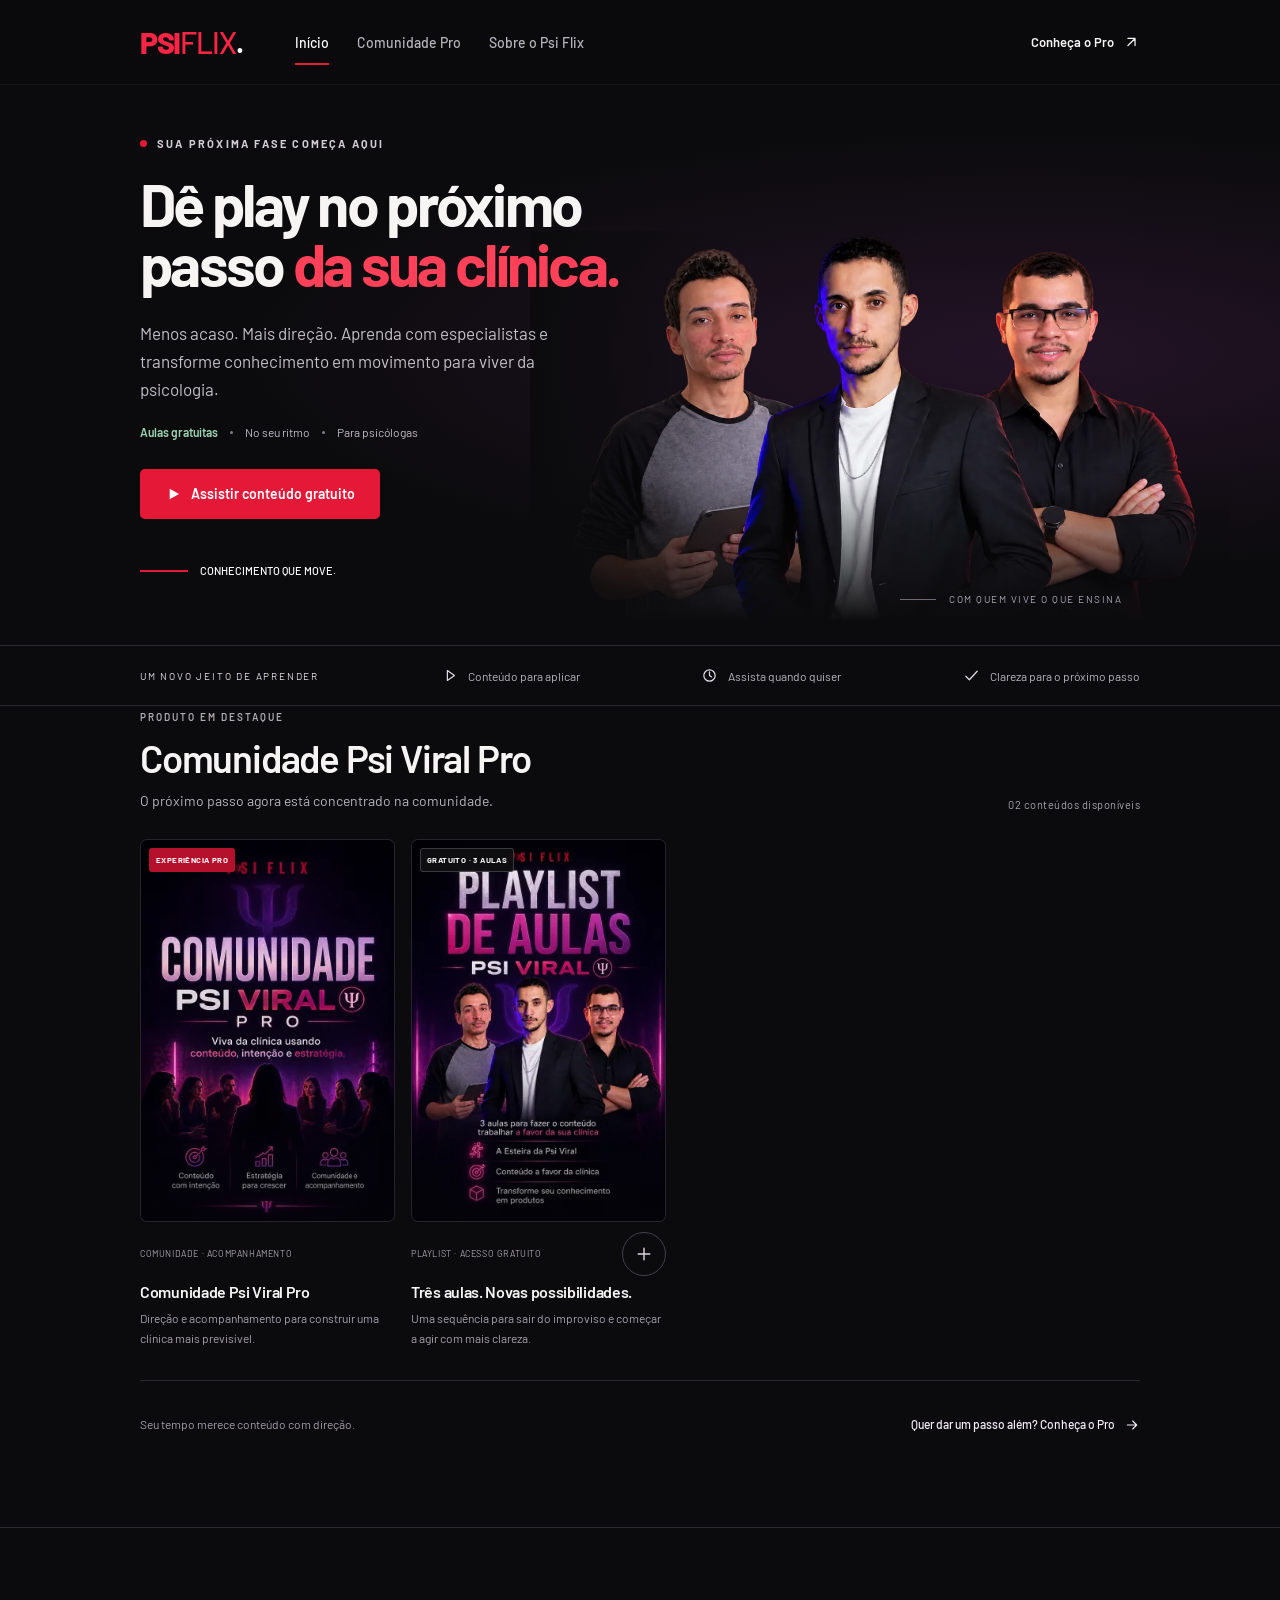
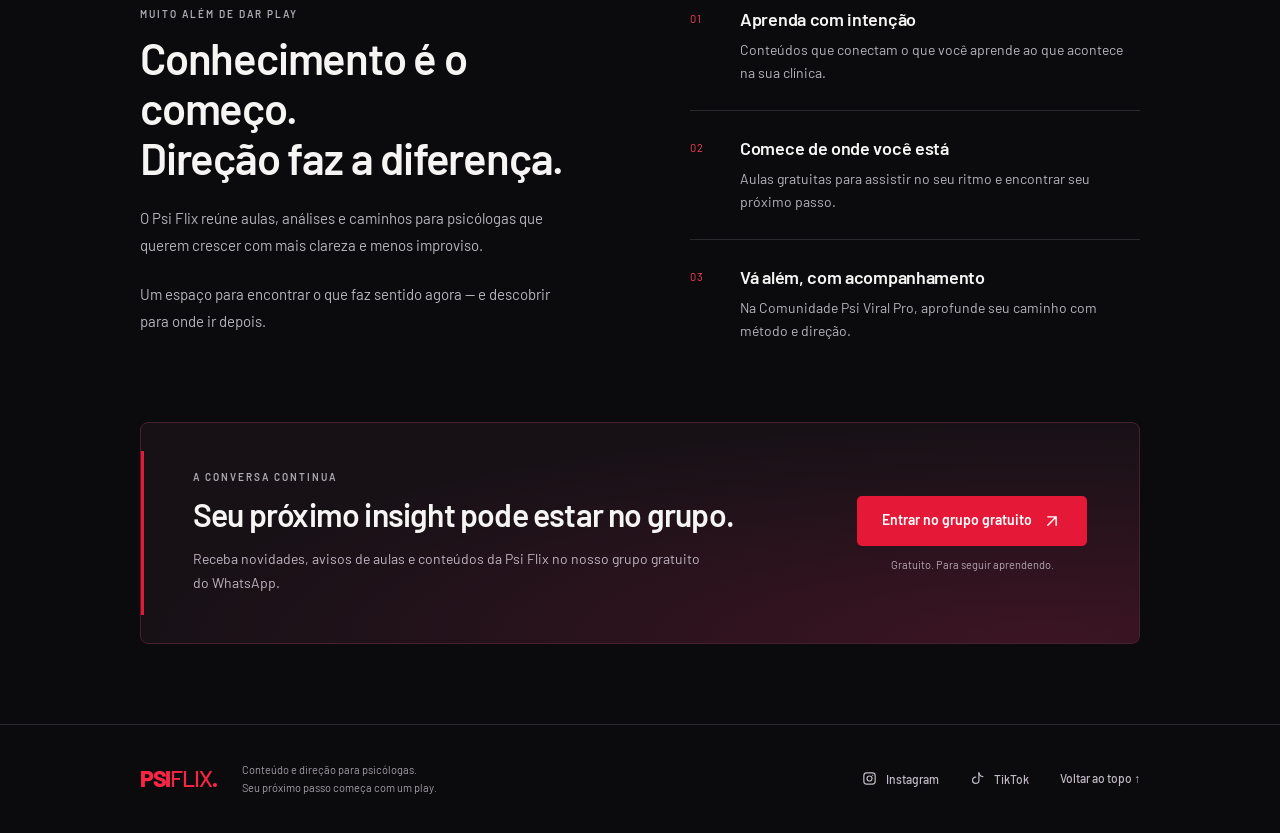
<file: index.html>
<!doctype html>
<html lang="pt-BR">
<head>
  <meta charset="utf-8">
  <meta name="viewport" content="width=device-width, initial-scale=1">
  <title>Psi Flix | Dê play no próximo passo da sua clínica</title>
  <meta name="description" content="Aulas e análises gratuitas para psicólogas que querem crescer com direção. Explore o catálogo do Psi Flix e conheça a Comunidade Psi Viral Pro.">
  <meta name="theme-color" content="#0b0b0d">
  <meta name="referrer" content="strict-origin-when-cross-origin">
  <link rel="preload" as="image" type="image/avif" media="(max-width: 700px)" imagesrcset="assets/images/experts-mobile-480.avif 480w, assets/images/experts-mobile-600.avif 600w, assets/images/experts-mobile-840.avif 840w, assets/images/experts-mobile-1160.avif 1160w" imagesizes="(max-width: 557px) calc(112vw - 44.8px), 580px" fetchpriority="high">
  <link rel="preload" href="assets/fonts/barlow-latin-400.woff2" as="font" type="font/woff2" crossorigin>
  <link rel="preload" href="assets/fonts/barlow-latin-600.woff2" as="font" type="font/woff2" crossorigin>
  <link rel="icon" type="image/svg+xml" href="assets/images/favicon.svg">
  <link rel="alternate icon" type="image/png" href="assets/images/icon-32.png">
  <link rel="apple-touch-icon" href="assets/images/icon-180.png">
  <link rel="stylesheet" href="assets/site.css?v=20261008-playlist-row">
  <script src="assets/site.js?v=20260919-community" defer></script>
  <script src="assets/analytics.js" defer></script>
</head>
<body>
  <a class="skip-link" href="#inicio">Pular para o conteúdo</a>
  <header class="site-header">
    <div class="shell header-inner">
      <a class="brand" href="#inicio" aria-label="Psi Flix, início">PSI<span>FLIX</span><span class="brand-dot">.</span></a>
      <nav class="site-nav" id="site-navigation" aria-label="Navegação principal">
        <a href="#inicio" aria-current="page">Início</a>
        <a href="#aulas" data-open-catalog>Comunidade Pro</a>
        <a href="#sobre">Sobre o Psi Flix</a>
        <a href="#aulas" data-open-list hidden>Minha lista</a>
      </nav>
      <div class="header-actions">
        <a class="header-link" href="oferta/">Conheça o Pro <svg viewBox="0 0 24 24" aria-hidden="true"><path d="M7 17 17 7M7 7h10v10"/></svg></a>
        <button class="icon-button" type="button" aria-label="Buscar no catálogo" data-search-trigger hidden><svg viewBox="0 0 24 24" aria-hidden="true"><circle cx="10.5" cy="10.5" r="6.5"/><path d="m16 16 4 4"/></svg></button>
        <button class="icon-button menu-button" type="button" aria-label="Abrir menu" aria-expanded="false" aria-controls="site-navigation" data-menu data-catalog-controls hidden><svg viewBox="0 0 24 24" aria-hidden="true"><path d="M4 6h16M4 12h16M4 18h16"/></svg></button>
      </div>
    </div>
  </header>
  <main id="inicio">
    <section class="hero" aria-labelledby="hero-title">
      <div class="shell hero-inner">
        <div class="hero-copy">
          <p class="eyebrow">Sua próxima fase começa aqui</p>
          <h1 id="hero-title">Dê play no próximo passo <em>da sua clínica.</em></h1>
          <p class="hero-description">Menos acaso. Mais direção. Aprenda com especialistas e transforme conhecimento em movimento para viver da psicologia.</p>
          <div class="hero-meta"><span class="free">Aulas gratuitas</span><span class="meta-divider" aria-hidden="true"></span><span>No seu ritmo</span><span class="meta-divider" aria-hidden="true"></span><span>Para psicólogas</span></div>
          <div class="hero-actions">
            <a class="button button-primary" href="#aulas" data-open-catalog><svg class="play-icon" viewBox="0 0 24 24" aria-hidden="true"><path d="m7 4 14 8-14 8z"/></svg>Assistir conteúdo gratuito</a>
          </div>
          <div class="hero-index" aria-hidden="true"><span class="index-line"></span><strong>CONHECIMENTO QUE MOVE.</strong></div>
        </div>
        <div class="hero-art" aria-hidden="true"><picture style="display:contents"><source media="(max-width: 700px)" type="image/avif" srcset="assets/images/experts-mobile-480.avif 480w, assets/images/experts-mobile-600.avif 600w, assets/images/experts-mobile-840.avif 840w, assets/images/experts-mobile-1160.avif 1160w" sizes="(max-width: 557px) calc(112vw - 44.8px), 580px" width="1672" height="941"><source media="(max-width: 700px)" type="image/webp" srcset="assets/images/experts-mobile-480.webp 480w, assets/images/experts-mobile-600.webp 600w, assets/images/experts-mobile-840.webp 840w, assets/images/experts-mobile-1160.webp 1160w" sizes="(max-width: 557px) calc(112vw - 44.8px), 580px" width="1672" height="941"><img src="assets/images/experts-1280.webp" srcset="assets/images/experts-480.webp 480w, assets/images/experts-768.webp 768w, assets/images/experts-1280.webp 1280w, assets/images/experts-1672.webp 1672w" sizes="(max-width: 557px) calc(112vw - 44.8px), (max-width: 700px) 580px, (max-width: 1050px) calc(73vw - 46.72px), (max-width: 1336px) calc(70vw - 67.2px), (min-width: 1600px) 843.2px, 868px" width="1672" height="974" alt="" fetchpriority="high"></picture></div>
        <p class="hero-credit">Com quem vive o que ensina</p>
      </div>
    </section>
    <div class="benefit-bar"><div class="shell benefit-inner">
      <p class="benefit-label">Um novo jeito de aprender</p>
      <p><svg viewBox="0 0 24 24" aria-hidden="true"><path d="m9 5 10 7-10 7z"/></svg>Conteúdo para aplicar</p>
      <p><svg viewBox="0 0 24 24" aria-hidden="true"><circle cx="12" cy="12" r="8"/><path d="M12 7v5l3 2"/></svg>Assista quando quiser</p>
      <p><svg viewBox="0 0 24 24" aria-hidden="true"><path d="m4 13 5 5L20 6"/></svg>Clareza para o próximo passo</p>
    </div></div>
    <section class="catalog shell" id="aulas" aria-labelledby="catalog-title">
      <div class="section-heading"><div><span class="section-kicker">Produto em destaque</span><h2 id="catalog-title">Comunidade Psi Viral Pro</h2><p>O próximo passo agora está concentrado na comunidade.</p></div><span class="catalog-count" data-count role="status" aria-live="polite" aria-atomic="true">02 conteúdos disponíveis</span></div>
      <div class="catalog-toolbar" hidden>
        <div class="filter-group" role="group" aria-label="Filtrar conteúdos">
          <button class="filter" type="button" data-filter="all" aria-pressed="true">Todos</button>
          <button class="filter" type="button" data-filter="free" aria-pressed="false">Gratuitos</button>
          <button class="filter" type="button" data-filter="pro" aria-pressed="false">Comunidade Pro</button>
          <button class="filter" type="button" data-filter="saved" aria-pressed="false">Minha lista <span data-saved-count>0</span></button>
        </div>
        <label class="search-field" for="catalog-search"><svg viewBox="0 0 24 24" aria-hidden="true"><circle cx="10.5" cy="10.5" r="6.5"/><path d="m16 16 4 4"/></svg><span class="sr-only">Buscar no catálogo</span><input id="catalog-search" type="search" placeholder="O que você quer aprender?" autocomplete="off" aria-controls="catalog-cards"></label>
      </div>
      <div class="cards cards-featured" id="catalog-cards">
        <article class="catalog-card" data-card="comunidade-pro" data-category="pro" data-search="Comunidade Psi Viral Pro acompanhamento clinica posicionamento psicologia">
          <a class="card-link" href="oferta/" aria-labelledby="pro-title"><div class="poster"><span class="poster-label pro">Experiência Pro</span><img src="assets/images/comunidade-pro-640.webp" srcset="assets/images/comunidade-pro-320.webp 320w, assets/images/comunidade-pro-640.webp 640w" sizes="(max-width: 700px) clamp(120px, 38vw, 193px), (max-width: 1050px) calc(25vw - 28px), (max-width: 1336px) calc((100vw - 176px) / 6), 194px" decoding="async" width="1024" height="1536" alt="Comunidade Psi Viral Pro" loading="lazy"><span class="poster-action"><svg viewBox="0 0 24 24" aria-hidden="true"><path d="m7 4 14 8-14 8z"/></svg>Conhecer a comunidade</span></div></a>
          <div class="card-info"><span class="card-type">Comunidade · Acompanhamento</span><h3 id="pro-title">Comunidade Psi Viral Pro</h3><p>Direção e acompanhamento para construir uma clínica mais previsível.</p>
            <button class="save-button" type="button" data-title="Comunidade Psi Viral Pro" aria-label="Salvar Comunidade Psi Viral Pro na minha lista" aria-pressed="false" hidden><svg class="plus" viewBox="0 0 24 24" aria-hidden="true"><path d="M12 5v14M5 12h14"/></svg><svg class="check" viewBox="0 0 24 24" aria-hidden="true"><path d="m5 12 4 4L19 6"/></svg></button>
          </div>
        </article>
        <article class="catalog-card" data-card="playlist-aulas" data-category="free" data-search="Playlist das 3 aulas gratuitas psicologia marketing clinica">
          <a class="card-link" href="https://www.youtube.com/playlist?list=PLMc1T6mz8FnI" target="_blank" rel="noopener" aria-labelledby="playlist-title"><div class="poster"><span class="poster-label">Gratuito · 3 aulas</span><img src="assets/images/playlist-640.webp" srcset="assets/images/playlist-320.webp 320w, assets/images/playlist-640.webp 640w" sizes="(max-width: 700px) clamp(120px, 38vw, 193px), (max-width: 1050px) calc(25vw - 28px), (max-width: 1336px) calc((100vw - 176px) / 6), 194px" decoding="async" width="1024" height="1536" alt="Playlist gratuita com três aulas" loading="lazy"><span class="poster-action"><svg viewBox="0 0 24 24" aria-hidden="true"><path d="m7 4 14 8-14 8z"/></svg>Assistir no YouTube ↗</span></div></a>
          <div class="card-info"><span class="card-type">Playlist · Acesso gratuito</span><h3 id="playlist-title">Três aulas. Novas possibilidades.</h3><p>Uma sequência para sair do improviso e começar a agir com mais clareza.</p>
            <button class="save-button" type="button" data-save="playlist-aulas" data-title="Playlist das 3 aulas" aria-label="Salvar Playlist das 3 aulas na minha lista" aria-pressed="false" hidden><svg class="plus" viewBox="0 0 24 24" aria-hidden="true"><path d="M12 5v14M5 12h14"/></svg><svg class="check" viewBox="0 0 24 24" aria-hidden="true"><path d="m5 12 4 4L19 6"/></svg></button>
          </div>
        </article>
        <article class="catalog-card product-disabled" data-card="analise-perfil" data-category="free" data-search="Analise de perfil do Instagram redes sociais posicionamento gratuita" hidden aria-hidden="true">
          <a class="card-link" href="https://www.youtube.com/watch?v=QMFp50Lcp_4" target="_blank" rel="noopener" aria-labelledby="analise-title"><div class="poster"><span class="poster-label">Gratuito · Análise prática</span><img src="assets/images/analise-640.webp" srcset="assets/images/analise-320.webp 320w, assets/images/analise-640.webp 640w" sizes="(max-width: 700px) clamp(120px, 38vw, 193px), (max-width: 1050px) calc(25vw - 28px), (max-width: 1336px) calc((100vw - 176px) / 6), 194px" decoding="async" width="1024" height="1536" alt="Aula de análise de perfil do Instagram" loading="lazy"><span class="poster-action"><svg viewBox="0 0 24 24" aria-hidden="true"><path d="m7 4 14 8-14 8z"/></svg>Assistir no YouTube ↗</span></div></a>
          <div class="card-info"><span class="card-type">Aula · Presença digital</span><h3 id="analise-title">Seu perfil comunica o seu valor?</h3><p>Veja na prática o que observar no seu posicionamento no Instagram.</p>
            <button class="save-button" type="button" data-save="analise-perfil" data-title="Análise de perfil do Instagram" aria-label="Salvar Análise de perfil do Instagram na minha lista" aria-pressed="false" hidden><svg class="plus" viewBox="0 0 24 24" aria-hidden="true"><path d="M12 5v14M5 12h14"/></svg><svg class="check" viewBox="0 0 24 24" aria-hidden="true"><path d="m5 12 4 4L19 6"/></svg></button>
          </div>
        </article>
      </div>
      <p class="empty-state" data-empty hidden></p>
      <div class="catalog-note"><p>Seu tempo merece conteúdo com direção.</p><a class="text-link" href="oferta/">Quer dar um passo além? Conheça o Pro <svg viewBox="0 0 24 24" aria-hidden="true"><path d="M5 12h14m-6-6 6 6-6 6"/></svg></a></div>
    </section>
    <section class="about" id="sobre" aria-labelledby="about-title"><div class="shell about-grid">
      <div class="about-heading reveal"><span class="section-kicker">Muito além de dar play</span><h2 id="about-title">Conhecimento é o começo.<br>Direção faz a diferença.</h2><p>O Psi Flix reúne aulas, análises e caminhos para psicólogas que querem crescer com mais clareza e menos improviso.</p><p>Um espaço para encontrar o que faz sentido agora — e descobrir para onde ir depois.</p></div>
      <div class="about-points">
        <article class="about-point reveal"><span class="point-number">01</span><div><h3>Aprenda com intenção</h3><p>Conteúdos que conectam o que você aprende ao que acontece na sua clínica.</p></div></article>
        <article class="about-point reveal"><span class="point-number">02</span><div><h3>Comece de onde você está</h3><p>Aulas gratuitas para assistir no seu ritmo e encontrar seu próximo passo.</p></div></article>
        <article class="about-point reveal"><span class="point-number">03</span><div><h3>Vá além, com acompanhamento</h3><p>Na Comunidade Psi Viral Pro, aprofunde seu caminho com método e direção.</p></div></article>
      </div>
    </div></section>
    <section class="community shell" aria-labelledby="community-title"><div class="community-panel reveal">
      <div><span class="section-kicker">A conversa continua</span><h2 id="community-title">Seu próximo insight pode estar no grupo.</h2><p>Receba novidades, avisos de aulas e conteúdos da Psi Flix no nosso grupo gratuito do WhatsApp.</p></div>
      <div class="community-actions"><a class="button button-primary" href="https://chat.whatsapp.com/EYXo8Y62GKP0uR4T5jmvc7" target="_blank" rel="noopener">Entrar no grupo gratuito <svg viewBox="0 0 24 24" aria-hidden="true"><path d="M7 17 17 7M7 7h10v10"/></svg></a><small>Gratuito. Para seguir aprendendo.</small></div>
    </div></section>
  </main>
  <footer class="site-footer"><div class="shell footer-inner"><div class="footer-brand"><a class="brand" href="#inicio" aria-label="Psi Flix, voltar ao início">PSI<span>FLIX</span>.</a><p>Conteúdo e direção para psicólogas.<br>Seu próximo passo começa com um play.</p></div><div class="footer-actions"><div class="social-links" aria-label="Redes sociais"><a class="social-link" href="https://www.instagram.com/psiviral.pro/" target="_blank" rel="noopener" aria-label="Instagram da Psi Viral"><svg viewBox="0 0 24 24" aria-hidden="true"><rect x="4" y="4" width="16" height="16" rx="4"/><circle cx="12" cy="12" r="3.5"/><path d="M16.5 7.5h.01"/></svg><span>Instagram</span></a><a class="social-link" href="https://www.tiktok.com/@psiviral.pro" target="_blank" rel="noopener" aria-label="TikTok da Psi Viral"><svg viewBox="0 0 24 24" aria-hidden="true"><path d="M14 4v10.5a4.5 4.5 0 1 1-4.5-4.5"/><path d="M14 4c.6 3.2 2.6 5 5.5 5.3"/></svg><span>TikTok</span></a></div><a class="text-link" href="#inicio">Voltar ao topo ↑</a></div></div></footer>
  <div class="toast" role="status" aria-live="polite" aria-atomic="true" data-toast></div>
  <noscript><style>.site-nav{display:flex;position:static}.header-inner{flex-wrap:wrap}.toast{display:none}</style></noscript>
</body>
</html>
</file>
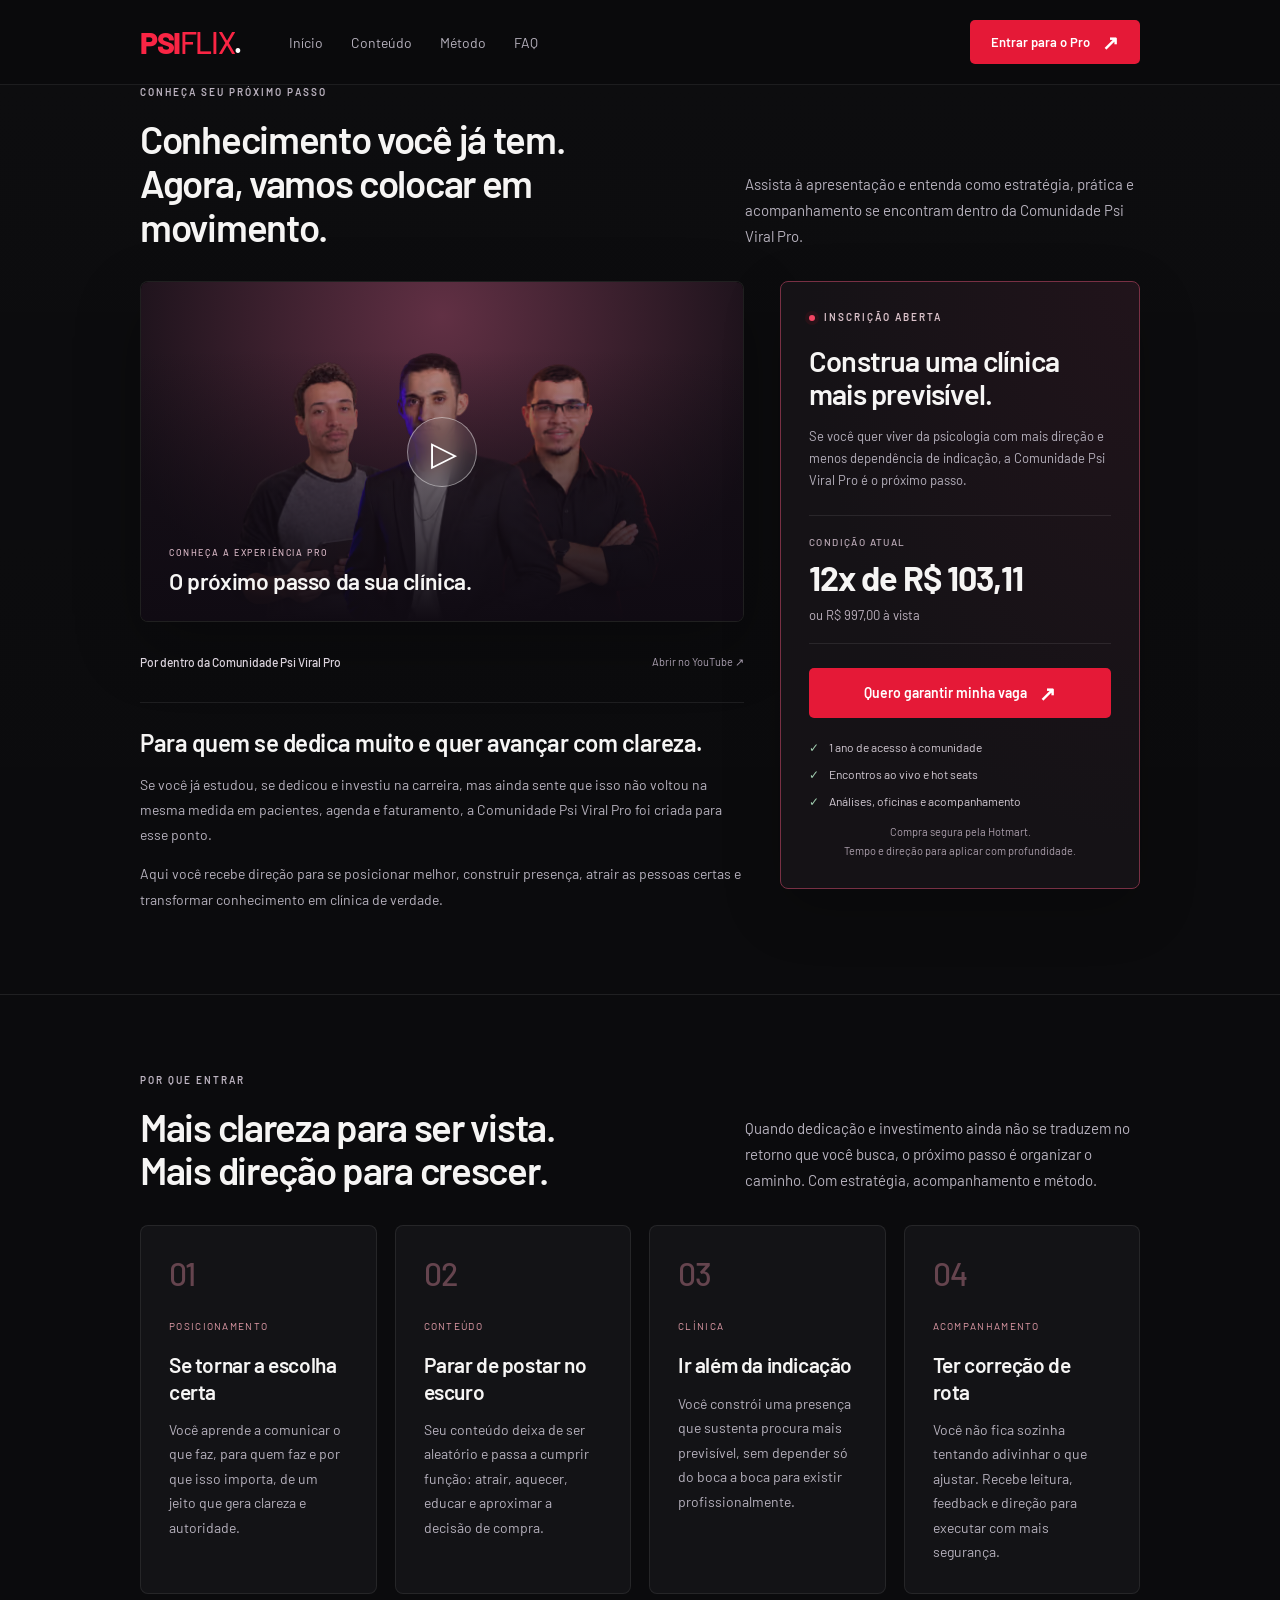
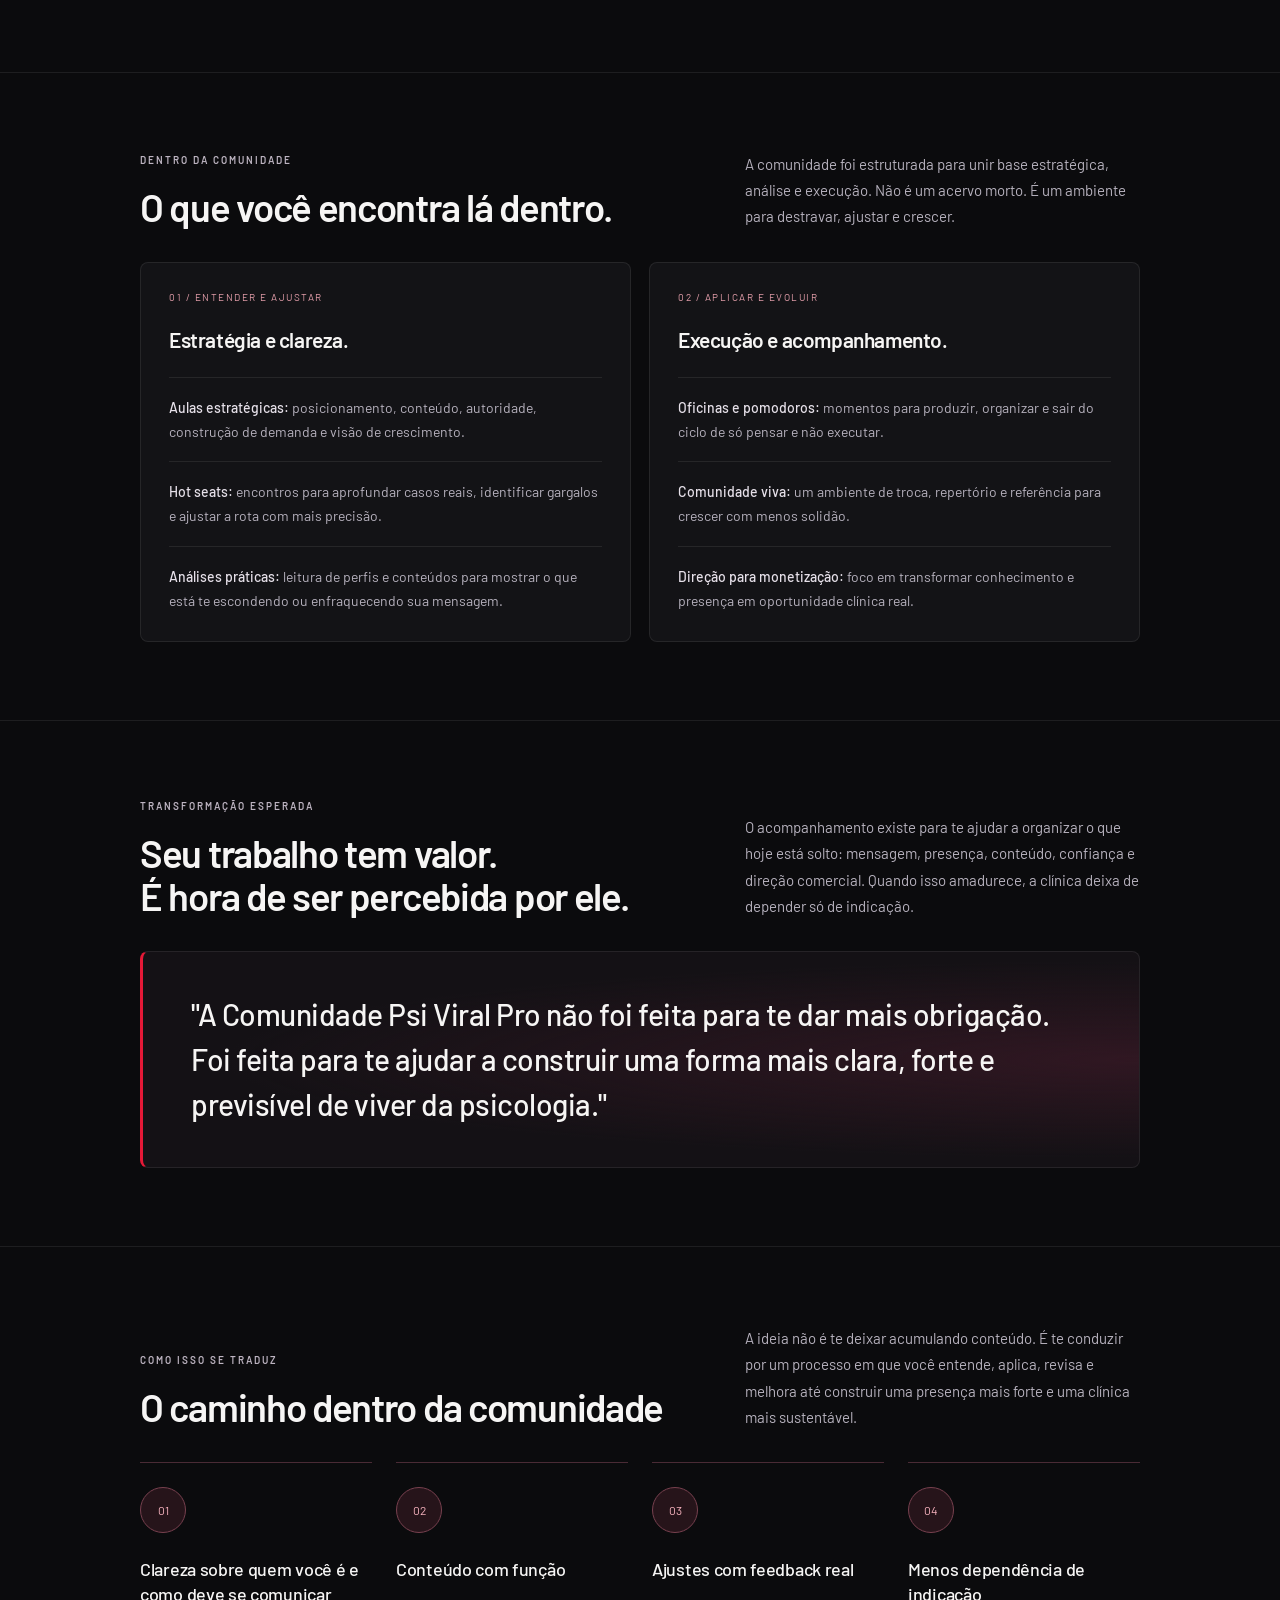
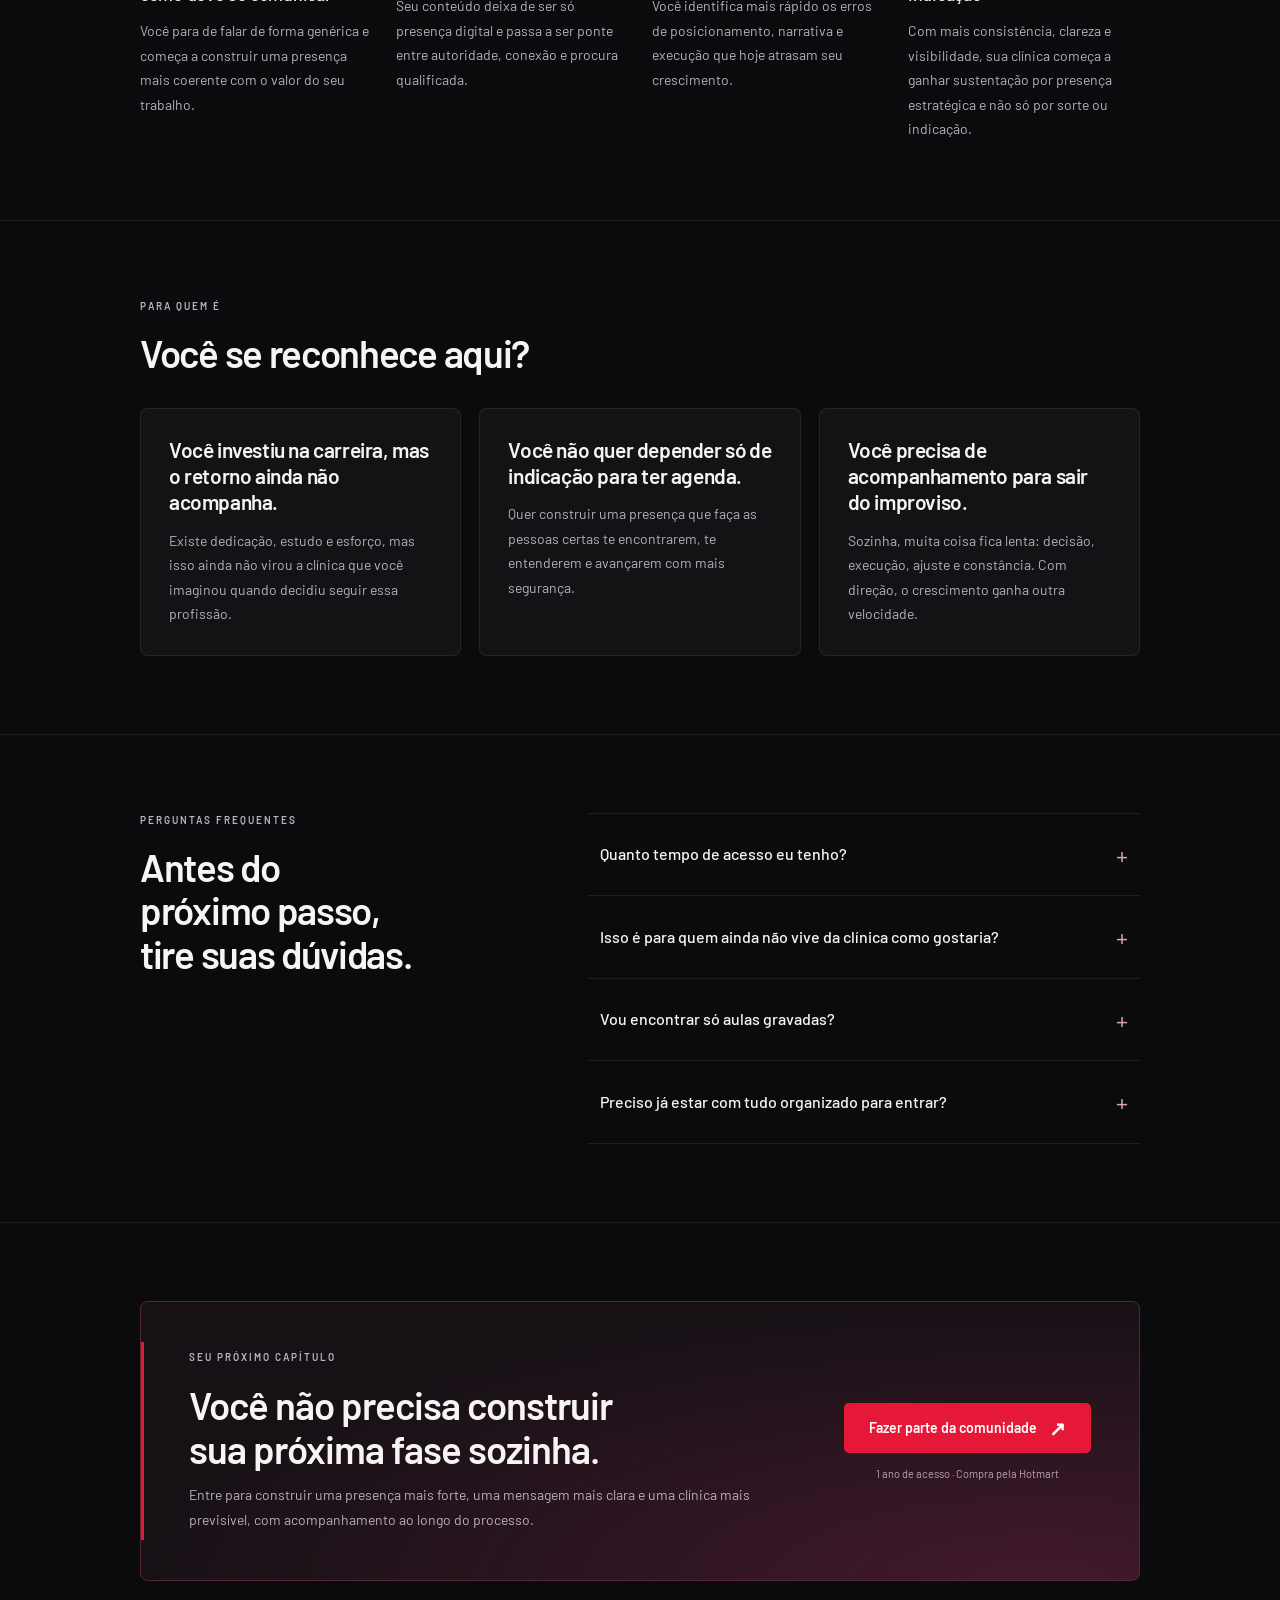
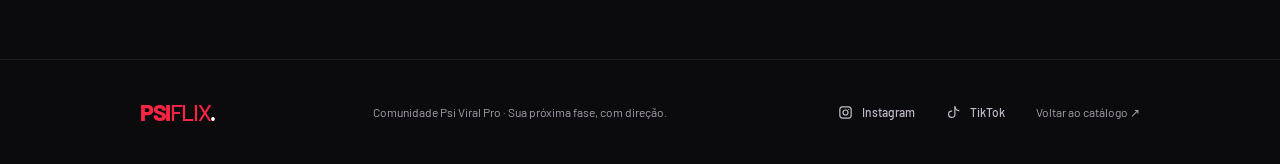
<file: oferta/index.html>
<!doctype html>
<html lang="pt-BR">
<head>
  <meta charset="utf-8">
  <meta name="viewport" content="width=device-width, initial-scale=1">
  <title>Comunidade Psi Viral Pro | Sua próxima fase na psicologia</title>
  <meta name="description" content="Acompanhamento para psicólogas que querem viver da psicologia com mais clareza, presença e previsibilidade, sem depender só de indicação.">
  <meta name="theme-color" content="#0b0b0d">
  <meta name="referrer" content="strict-origin-when-cross-origin">
  <link rel="preload" as="image" type="image/avif" media="(max-width: 700px)" imagesrcset="../assets/images/experts-mobile-480.avif 480w, ../assets/images/experts-mobile-600.avif 600w, ../assets/images/experts-mobile-840.avif 840w, ../assets/images/experts-mobile-1160.avif 1160w" imagesizes="calc(80vw - 32px)" fetchpriority="high">
  <link rel="preload" href="../assets/fonts/barlow-latin-400.woff2" as="font" type="font/woff2" crossorigin>
  <link rel="preload" href="../assets/fonts/barlow-latin-600.woff2" as="font" type="font/woff2" crossorigin>
  <link rel="icon" type="image/svg+xml" href="../assets/images/favicon.svg">
  <link rel="alternate icon" type="image/png" href="../assets/images/icon-32.png">
  <link rel="apple-touch-icon" href="../assets/images/icon-180.png">
  <script src="../assets/analytics.js" defer></script>
  <link rel="stylesheet" href="../assets/oferta.css?v=20260930-social-footer">
  <script src="../assets/oferta.js?v=20260919-community" defer></script>
</head>
<body>
  <a class="skip-link" href="#inicio">Pular para o conteúdo</a>
  <noscript><img height="1" width="1" style="display:none" src="https://www.facebook.com/tr?id=1528378295120841&amp;ev=PageView&amp;noscript=1" alt=""></noscript>
  <div class="page">
    <header class="topbar">
      <div class="shell">
        <a class="logo" href="../" aria-label="Voltar para o catálogo">PSI<span>FLIX</span><b>.</b></a>
        <nav class="nav" id="offer-navigation" aria-label="Navegação da oferta">
          <a href="../">Início</a>
          <a href="#conteudo">Conteúdo</a>
          <a href="#metodo">Método</a>
          <a href="#faq">FAQ</a>
        </nav>
        <div class="actions">
          <a class="btn btn-primary" href="https://pay.hotmart.com/K107278306V?off=hl3ang52" target="_blank" rel="noopener">Entrar para o Pro <span class="btn-arrow" aria-hidden="true">↗</span></a>
          <button class="menu-toggle" type="button" data-menu aria-label="Abrir menu" aria-expanded="false" aria-controls="offer-navigation" hidden><svg viewBox="0 0 24 24" aria-hidden="true"><path d="M4 6h16M4 12h16M4 18h16"/></svg></button>
        </div>
      </div>
      <div class="reading-progress" data-progress aria-hidden="true"></div>
    </header>

    <main id="inicio">
      <section class="section presentation" id="apresentacao" aria-labelledby="apresentacao-title">
        <div class="shell">
          <div class="section-head"><div><span class="eyebrow">Conheça seu próximo passo</span><h1 class="section-title" id="apresentacao-title">Conhecimento você já tem.<br>Agora, vamos colocar em movimento.</h1></div><p class="section-sub">Assista à apresentação e entenda como estratégia, prática e acompanhamento se encontram dentro da Comunidade Psi Viral Pro.</p></div>
          <div class="hero-stage">
            <div class="hero-main">
              <div class="hero-video" aria-label="Vídeo principal da comunidade">
                <a class="video-preview" data-video-play href="https://www.youtube.com/watch?v=gFFzCE0N69U" target="_blank" rel="noopener" aria-label="Assistir à apresentação da Comunidade Psi Viral Pro">
                  <picture style="position:absolute;inset:0"><source media="(max-width: 700px)" type="image/avif" srcset="../assets/images/experts-mobile-480.avif 480w, ../assets/images/experts-mobile-600.avif 600w, ../assets/images/experts-mobile-840.avif 840w, ../assets/images/experts-mobile-1160.avif 1160w" sizes="calc(80vw - 32px)" width="1672" height="941"><source media="(max-width: 700px)" type="image/webp" srcset="../assets/images/experts-mobile-480.webp 480w, ../assets/images/experts-mobile-600.webp 600w, ../assets/images/experts-mobile-840.webp 840w, ../assets/images/experts-mobile-1160.webp 1160w" sizes="calc(80vw - 32px)" width="1672" height="941"><img src="../assets/images/experts-1280.webp" srcset="../assets/images/experts-480.webp 480w, ../assets/images/experts-768.webp 768w, ../assets/images/experts-1280.webp 1280w, ../assets/images/experts-1672.webp 1672w" sizes="(max-width: 700px) calc(80vw - 32px), (max-width: 820px) calc(80vw - 51.2px), (max-width: 1050px) calc(80vw - 326.4px), (max-width: 1336px) calc(80vw - 393.6px), 675.2px" width="1672" height="974" alt="" fetchpriority="high"></picture>
                  <span class="video-play-icon" aria-hidden="true">▷</span>
                  <span class="video-preview-title"><span>Conheça a experiência Pro</span>O próximo passo da sua clínica.</span>
                </a>
              </div>

              <div class="video-caption"><strong>Por dentro da Comunidade Psi Viral Pro</strong><a href="https://www.youtube.com/watch?v=gFFzCE0N69U" target="_blank" rel="noopener">Abrir no YouTube ↗</a></div>
              <div class="intro-copy"><h3>Para quem se dedica muito e quer avançar com clareza.</h3><p>Se você já estudou, se dedicou e investiu na carreira, mas ainda sente que isso não voltou na mesma medida em pacientes, agenda e faturamento, a Comunidade Psi Viral Pro foi criada para esse ponto.</p><p>Aqui você recebe direção para se posicionar melhor, construir presença, atrair as pessoas certas e transformar conhecimento em clínica de verdade.</p></div>
            </div>

            <aside class="hero-side">
              <section class="panel" id="inscricao" aria-labelledby="comprar-titulo">
                <span class="eyebrow">Inscrição aberta</span>
                <h2 class="price-title" id="comprar-titulo">Construa uma clínica mais previsível.</h2>
                <p>Se você quer viver da psicologia com mais direção e menos dependência de indicação, a Comunidade Psi Viral Pro é o próximo passo.</p>
                <div class="price-box" aria-label="Preço da oferta">
                  <strong>Condição atual</strong>
                  <span>12x de R$ 103,11</span>
                  <small>ou R$ 997,00 à vista</small>
                </div>
                <a class="btn btn-primary" href="https://pay.hotmart.com/K107278306V?off=hl3ang52" target="_blank" rel="noopener">Quero garantir minha vaga <span class="btn-arrow" aria-hidden="true">↗</span></a>
                <ul class="purchase-benefits"><li>1 ano de acesso à comunidade</li><li>Encontros ao vivo e hot seats</li><li>Análises, oficinas e acompanhamento</li></ul>
                <p class="purchase-note">Compra segura pela Hotmart.<br>Tempo e direção para aplicar com profundidade.</p>
              </section>

            </aside>
          </div>
        </div>
      </section>

      <section class="section" id="conteudo">
        <div class="shell">
          <div class="section-head">
            <div>
              <span class="eyebrow">Por que entrar</span>
              <h2 class="section-title">Mais clareza para ser vista.<br>Mais direção para crescer.</h2>
            </div>
            <p class="section-sub">Quando dedicação e investimento ainda não se traduzem no retorno que você busca, o próximo passo é organizar o caminho. Com estratégia, acompanhamento e método.</p>
          </div>

          <div class="grid-4">
            <article class="card">
              <span class="kpi-mark">Posicionamento</span>
              <h3>Se tornar a escolha certa</h3>
              <p>Você aprende a comunicar o que faz, para quem faz e por que isso importa, de um jeito que gera clareza e autoridade.</p>
            </article>
            <article class="card">
              <span class="kpi-mark">Conteúdo</span>
              <h3>Parar de postar no escuro</h3>
              <p>Seu conteúdo deixa de ser aleatório e passa a cumprir função: atrair, aquecer, educar e aproximar a decisão de compra.</p>
            </article>
            <article class="card">
              <span class="kpi-mark">Clínica</span>
              <h3>Ir além da indicação</h3>
              <p>Você constrói uma presença que sustenta procura mais previsível, sem depender só do boca a boca para existir profissionalmente.</p>
            </article>
            <article class="card">
              <span class="kpi-mark">Acompanhamento</span>
              <h3>Ter correção de rota</h3>
              <p>Você não fica sozinha tentando adivinhar o que ajustar. Recebe leitura, feedback e direção para executar com mais segurança.</p>
            </article>
          </div>
        </div>
      </section>

      <section class="section" id="metodo">
        <div class="shell">
          <div class="section-head">
            <div>
              <span class="eyebrow">Dentro da comunidade</span>
              <h2 class="section-title">O que você encontra lá dentro.</h2>
            </div>
            <p class="section-sub">A comunidade foi estruturada para unir base estratégica, análise e execução. Não é um acervo morto. É um ambiente para destravar, ajustar e crescer.</p>
          </div>

          <div class="grid-2">
            <article class="card">
              <span class="method-card-label">01 / Entender e ajustar</span><h3>Estratégia e clareza.</h3>
              <ul class="feature-list">
                <li><strong>Aulas estratégicas:</strong> posicionamento, conteúdo, autoridade, construção de demanda e visão de crescimento.</li>
                <li><strong>Hot seats:</strong> encontros para aprofundar casos reais, identificar gargalos e ajustar a rota com mais precisão.</li>
                <li><strong>Análises práticas:</strong> leitura de perfis e conteúdos para mostrar o que está te escondendo ou enfraquecendo sua mensagem.</li>
              </ul>
            </article>

            <article class="card">
              <span class="method-card-label">02 / Aplicar e evoluir</span><h3>Execução e acompanhamento.</h3>
              <ul class="feature-list">
                <li><strong>Oficinas e pomodoros:</strong> momentos para produzir, organizar e sair do ciclo de só pensar e não executar.</li>
                <li><strong>Comunidade viva:</strong> um ambiente de troca, repertório e referência para crescer com menos solidão.</li>
                <li><strong>Direção para monetização:</strong> foco em transformar conhecimento e presença em oportunidade clínica real.</li>
              </ul>
            </article>
          </div>
        </div>
      </section>

      <section class="section">
        <div class="shell">
          <div class="section-head">
            <div>
              <span class="eyebrow">Transformação esperada</span>
              <h2 class="section-title">Seu trabalho tem valor.<br>É hora de ser percebida por ele.</h2>
            </div>
            <p class="section-sub">O acompanhamento existe para te ajudar a organizar o que hoje está solto: mensagem, presença, conteúdo, confiança e direção comercial. Quando isso amadurece, a clínica deixa de depender só de indicação.</p>
          </div>

          <article class="card quote">
            <blockquote>"A Comunidade Psi Viral Pro não foi feita para te dar mais obrigação. Foi feita para te ajudar a construir uma forma mais clara, forte e previsível de viver da psicologia."</blockquote>
          </article>
        </div>
      </section>

      <section class="section">
        <div class="shell">
          <div class="section-head">
            <div>
              <span class="eyebrow">Como isso se traduz</span>
              <h2 class="section-title">O caminho dentro da comunidade</h2>
            </div>
            <p class="section-sub">A ideia não é te deixar acumulando conteúdo. É te conduzir por um processo em que você entende, aplica, revisa e melhora até construir uma presença mais forte e uma clínica mais sustentável.</p>
          </div>

          <ol class="timeline">
            <li>
              <strong>Clareza sobre quem você é e como deve se comunicar</strong>
              <p>Você para de falar de forma genérica e começa a construir uma presença mais coerente com o valor do seu trabalho.</p>
            </li>
            <li>
              <strong>Conteúdo com função</strong>
              <p>Seu conteúdo deixa de ser só presença digital e passa a ser ponte entre autoridade, conexão e procura qualificada.</p>
            </li>
            <li>
              <strong>Ajustes com feedback real</strong>
              <p>Você identifica mais rápido os erros de posicionamento, narrativa e execução que hoje atrasam seu crescimento.</p>
            </li>
            <li>
              <strong>Menos dependência de indicação</strong>
              <p>Com mais consistência, clareza e visibilidade, sua clínica começa a ganhar sustentação por presença estratégica e não só por sorte ou indicação.</p>
            </li>
          </ol>
        </div>
      </section>

      <section class="section">
        <div class="shell">
          <div class="section-head">
            <div>
              <span class="eyebrow">Para quem é</span>
              <h2 class="section-title">Você se reconhece aqui?</h2>
            </div>
          </div>

          <div class="grid-3">
            <article class="card">
              <h3>Você investiu na carreira, mas o retorno ainda não acompanha.</h3>
              <p>Existe dedicação, estudo e esforço, mas isso ainda não virou a clínica que você imaginou quando decidiu seguir essa profissão.</p>
            </article>
            <article class="card">
              <h3>Você não quer depender só de indicação para ter agenda.</h3>
              <p>Quer construir uma presença que faça as pessoas certas te encontrarem, te entenderem e avançarem com mais segurança.</p>
            </article>
            <article class="card">
              <h3>Você precisa de acompanhamento para sair do improviso.</h3>
              <p>Sozinha, muita coisa fica lenta: decisão, execução, ajuste e constância. Com direção, o crescimento ganha outra velocidade.</p>
            </article>
          </div>
        </div>
      </section>

      <section class="section" id="faq">
        <div class="shell faq-layout">
          <div class="section-head">
            <div>
              <span class="eyebrow">Perguntas frequentes</span>
              <h2 class="section-title">Antes do próximo passo,<br>tire suas dúvidas.</h2>
            </div>
          </div>

          <div class="faq">
            <details>
              <summary>Quanto tempo de acesso eu tenho?</summary>
              <p>O acesso à Comunidade Psi Viral Pro é de 1 ano, para você entrar, estudar, aplicar e amadurecer seu posicionamento com profundidade.</p>
            </details>
            <details>
              <summary>Isso é para quem ainda não vive da clínica como gostaria?</summary>
              <p>Sim. A comunidade foi pensada justamente para quem sente que a clínica ainda depende demais de indicação, tentativa e erro ou esforço sem direção.</p>
            </details>
            <details>
              <summary>Vou encontrar só aulas gravadas?</summary>
              <p>Não. Além do conteúdo, há encontros, hot seats, análises e momentos de execução para que o processo tenha acompanhamento real.</p>
            </details>
            <details>
              <summary>Preciso já estar com tudo organizado para entrar?</summary>
              <p>Não. Você entra para organizar. A proposta é justamente te ajudar a sair da bagunça, do improviso e da sensação de estar fazendo tudo sozinha.</p>
            </details>
          </div>
        </div>
      </section>

      <section class="section final-section">
        <div class="shell">
          <div class="cta-panel">
            <div>
              <span class="eyebrow">Seu próximo capítulo</span>
              <h2>Você não precisa construir<br>sua próxima fase sozinha.</h2>
              <p class="section-sub" style="margin-top:12px">Entre para construir uma presença mais forte, uma mensagem mais clara e uma clínica mais previsível, com acompanhamento ao longo do processo.</p>
            </div>
            <div class="final-actions"><a class="btn btn-primary" href="https://pay.hotmart.com/K107278306V?off=hl3ang52" target="_blank" rel="noopener">Fazer parte da comunidade <span class="btn-arrow" aria-hidden="true">↗</span></a><small>1 ano de acesso · Compra pela Hotmart</small></div>
          </div>
        </div>
      </section>
    </main>

    <footer class="footer">
      <div class="shell"><a class="logo" href="../" aria-label="Psi Flix, voltar ao catálogo">PSI<span>FLIX</span><b>.</b></a><p>Comunidade Psi Viral Pro · Sua próxima fase, com direção.</p><div class="footer-actions"><div class="social-links" aria-label="Redes sociais"><a class="social-link" href="https://www.instagram.com/psiviral.pro/" target="_blank" rel="noopener" aria-label="Instagram da Psi Viral"><svg viewBox="0 0 24 24" aria-hidden="true"><rect x="4" y="4" width="16" height="16" rx="4"/><circle cx="12" cy="12" r="3.5"/><path d="M16.5 7.5h.01"/></svg><span>Instagram</span></a><a class="social-link" href="https://www.tiktok.com/@psiviral.pro" target="_blank" rel="noopener" aria-label="TikTok da Psi Viral"><svg viewBox="0 0 24 24" aria-hidden="true"><path d="M14 4v10.5a4.5 4.5 0 1 1-4.5-4.5"/><path d="M14 4c.6 3.2 2.6 5 5.5 5.3"/></svg><span>TikTok</span></a></div><a class="footer-link" href="../">Voltar ao catálogo ↗</a></div></div>
    </footer>
  </div>
  <aside class="mobile-enroll" data-mobile-enroll aria-label="Inscrição na comunidade" hidden><div><strong>12x de R$ 103,11</strong><small>ou R$ 997,00 à vista · 1 ano de acesso</small></div><a class="btn btn-primary" href="https://pay.hotmart.com/K107278306V?off=hl3ang52" target="_blank" rel="noopener">Quero entrar <span aria-hidden="true">↗</span></a></aside>
</body>
</html>
</file>
<file: assets/site.css>
@font-face { font-family: 'Barlow'; font-style: normal; font-weight: 400; font-display: swap; src: url('fonts/barlow-latin-400.woff2') format('woff2'); unicode-range: U+0000-00FF, U+0131, U+0152-0153, U+02BB-02BC, U+02C6, U+02DA, U+02DC, U+0304, U+0308, U+0329, U+2000-206F, U+20AC, U+2122, U+2191, U+2193, U+2212, U+2215, U+FEFF, U+FFFD; }
@font-face { font-family: 'Barlow'; font-style: normal; font-weight: 500; font-display: swap; src: url('fonts/barlow-latin-500.woff2') format('woff2'); unicode-range: U+0000-00FF, U+0131, U+0152-0153, U+02BB-02BC, U+02C6, U+02DA, U+02DC, U+0304, U+0308, U+0329, U+2000-206F, U+20AC, U+2122, U+2191, U+2193, U+2212, U+2215, U+FEFF, U+FFFD; }
@font-face { font-family: 'Barlow'; font-style: normal; font-weight: 600; font-display: swap; src: url('fonts/barlow-latin-600.woff2') format('woff2'); unicode-range: U+0000-00FF, U+0131, U+0152-0153, U+02BB-02BC, U+02C6, U+02DA, U+02DC, U+0304, U+0308, U+0329, U+2000-206F, U+20AC, U+2122, U+2191, U+2193, U+2212, U+2215, U+FEFF, U+FFFD; }
@font-face { font-family: 'Barlow'; font-style: normal; font-weight: 700; font-display: swap; src: url('fonts/barlow-latin-700.woff2') format('woff2'); unicode-range: U+0000-00FF, U+0131, U+0152-0153, U+02BB-02BC, U+02C6, U+02DA, U+02DC, U+0304, U+0308, U+0329, U+2000-206F, U+20AC, U+2122, U+2191, U+2193, U+2212, U+2215, U+FEFF, U+FFFD; }
@font-face { font-family: 'Barlow'; font-style: normal; font-weight: 800; font-display: swap; src: url('fonts/barlow-latin-800.woff2') format('woff2'); unicode-range: U+0000-00FF, U+0131, U+0152-0153, U+02BB-02BC, U+02C6, U+02DA, U+02DC, U+0304, U+0308, U+0329, U+2000-206F, U+20AC, U+2122, U+2191, U+2193, U+2212, U+2215, U+FEFF, U+FFFD; }
:root{color-scheme:dark;--bg:#0b0b0d;--surface:#151518;--line:#29292e;--text:#f6f5f4;--muted:#b6b5bd;--red:#e51937;--red-hover:#bd102a;--max:1240px;--ease:cubic-bezier(.2,.7,.2,1)}
*{box-sizing:border-box}
html{scroll-behavior:smooth;scroll-padding-top:100px}
body{margin:0;min-width:320px;background:var(--bg);color:var(--text);font-family:Barlow,'Segoe UI',Arial,sans-serif;-webkit-font-smoothing:antialiased}
body,input,button{font-family:Barlow,'Segoe UI',Arial,sans-serif}
a{color:inherit;text-decoration:none}
button,input{font:inherit}
button,a,input,summary{-webkit-tap-highlight-color:transparent}
button{cursor:pointer}
img{display:block;max-width:100%;height:auto}
h1,h2,h3,p{margin:0}
svg{width:20px;height:20px;flex-shrink:0;fill:none;stroke:currentColor;stroke-width:1.7;stroke-linecap:round;stroke-linejoin:round}
[hidden]{display:none!important}
:focus-visible{outline:2px solid #fff;outline-offset:5px}
::selection{background:#ae1735;color:#fff}
.shell{width:100%!important;max-width:1000px!important;margin-inline:auto!important;padding-inline:0!important}
.skip-link{position:fixed;left:24px;top:-70px;z-index:20;background:#fff;color:#111;padding:14px 20px;border-radius:6px}
.skip-link:focus{top:12px}
.site-header{position:sticky;top:0;z-index:10;background:#0b0b0df5;border-bottom:1px solid #ffffff0d}
.header-inner{display:flex;align-items:center;gap:52px;min-height:84px}
.brand{font-size:30px;letter-spacing:-1.4px;font-weight:800;color:#fa2544;white-space:nowrap;line-height:1}
.brand span{font-weight:500;letter-spacing:-1px}
.site-nav{display:flex;gap:28px;align-items:center}
.site-nav a{position:relative;display:flex;align-items:center;min-height:48px;color:var(--muted);font-size:14px;font-weight:500;transition:color .2s}
.site-nav a:hover,.site-nav a[aria-current]{color:#fff}
.site-nav a[aria-current]::after{content:'';position:absolute;bottom:1px;left:0;right:0;height:2px;background:var(--red)}
.header-actions{margin-left:auto;display:flex;align-items:center;gap:18px}
.header-link{display:flex;align-items:center;gap:9px;min-height:44px;font-size:13px;font-weight:600}
.header-link svg{width:17px}
.icon-button{display:grid;place-items:center;width:44px;height:44px;border:1px solid var(--line);background:transparent;color:#fff;border-radius:50%;transition:background .2s,border-color .2s}
.icon-button:hover{background:#ffffff10;border-color:#777}
.menu-button{display:none}
.hero{position:relative;isolation:isolate;overflow:hidden;background:radial-gradient(ellipse at 80% 48%,#241327 0,transparent 54%)}
.hero-inner{position:relative;min-height:560px;display:flex;align-items:center;padding-block:32px 48px}
.hero-copy{position:relative;z-index:2;width:53%;max-width:650px}
.eyebrow{display:flex;align-items:center;gap:10px;font-size:11px;font-weight:700;text-transform:uppercase;letter-spacing:2.2px;color:#d4ced5;margin-bottom:24px}
.eyebrow::before{content:'';height:7px;width:7px;background:var(--red);border-radius:50%;flex-shrink:0}
.hero h1{font-size:clamp(42px,4.6vw,68px);line-height:1.03;letter-spacing:-2.7px;font-weight:700;text-wrap:balance}
.hero h1 em{font-style:normal;color:#ff4059}
.hero-description{max-width:435px;color:#c2bec7;font-size:17px;line-height:1.65;margin-top:24px}
.hero-meta{display:flex;align-items:center;gap:12px;margin-top:22px;font-size:12px;color:#bfbac5}
.hero-meta .free{color:#9bd5b1;font-weight:600}
.meta-divider{width:3px;height:3px;background:#827985;border-radius:50%}
.hero-actions{display:flex;gap:12px;flex-wrap:wrap;margin-top:30px}
.button{display:inline-flex;align-items:center;justify-content:center;gap:10px;min-height:50px;padding:0 24px;border:1px solid transparent;border-radius:5px;font-size:14px;font-weight:600;line-height:1.3;transition:background .2s,transform .25s var(--ease),border-color .2s}
.button:hover{transform:translateY(-2px)}
.button-primary{background:var(--red);color:#fff}
.button-primary:hover{background:var(--red-hover)}
.button-secondary{background:#ffffff0a;border-color:#ffffff26;color:#fff}
.button-secondary:hover{background:#ffffff15;border-color:#ffffff55}
.button .play-icon{fill:currentColor;stroke:none;width:16px}
.hero-art{position:absolute;z-index:0;width:70%;right:-9%;bottom:20px;pointer-events:none}
.hero-art::after{content:'';position:absolute;inset:0;background:linear-gradient(90deg,var(--bg),transparent 30%),linear-gradient(0deg,var(--bg) 1%,transparent 38%)}
.hero-art img{width:100%;height:auto}
.hero-credit{position:absolute;right:18px;bottom:40px;z-index:2;display:flex;align-items:center;gap:13px;font-size:10px;color:#aaa3b0;letter-spacing:1.5px;text-transform:uppercase}
.hero-credit::before{content:'';height:1px;width:36px;background:#736774}
.hero-index{display:flex;align-items:center;gap:12px;margin-top:45px;color:#918996;font-size:11px;font-variant-numeric:tabular-nums}
.hero-index .index-line{width:48px;height:2px;background:var(--red)}
.hero-index strong{font-weight:500;color:#fff}
.benefit-bar{border-block:1px solid var(--line)}
.benefit-inner{display:flex;align-items:center;justify-content:space-between;gap:24px;padding-block:21px}
.benefit-inner p{display:flex;align-items:center;gap:10px;font-size:12px;color:var(--muted)}
.benefit-inner svg{color:#e2dce7;width:17px;height:17px}
.benefit-inner .benefit-label{font-size:10px;letter-spacing:1.8px;text-transform:uppercase;color:#e2dce7}
/* Align the catalog text below the sticky header when navigating to #aulas. */
.catalog{padding-block:5px 80px;scroll-margin-top:-93px}
.section-heading{display:flex;align-items:flex-end;justify-content:space-between;gap:28px;margin-bottom:28px}
.section-kicker{display:block;color:#afabb5;font-size:10px;font-weight:600;letter-spacing:2px;text-transform:uppercase;margin-bottom:13px}
.section-heading h2,.about-heading h2{font-size:clamp(28px,3vw,40px);font-weight:600;line-height:1.15;letter-spacing:-1.2px}
.section-heading p{color:var(--muted);font-size:14px;line-height:1.5;margin-top:10px}
.catalog-count{font-size:11px;white-space:nowrap;color:#a8a3ad;letter-spacing:.5px}
.catalog-toolbar{display:flex;gap:8px;align-items:center;flex-wrap:wrap;margin-bottom:28px}
.filter{min-height:40px;padding:8px 17px;border:1px solid var(--line);border-radius:4px;background:transparent;color:#bbb6c1;font-size:12px;transition:background .2s,color .2s}
.filter[aria-pressed=true]{background:#f3f1f3;color:#18151b;border-color:#f3f1f3}
.filter:hover:not([aria-pressed=true]){background:#242126;color:#fff}
.search-field{margin-left:auto;display:flex;align-items:center;gap:10px;border:1px solid var(--line);border-radius:4px;padding:0 12px;color:#aaa3af;min-height:40px}
.search-field input{width:175px;border:0;background:transparent;color:#fff;outline:none;font-size:12px;padding:11px 0}
.search-field:focus-within{outline:2px solid #fff;outline-offset:3px}
.search-field svg{width:16px;height:16px}
.search-field input::placeholder{color:#aaa3af}
.cards{display:grid;grid-template-columns:repeat(6,minmax(0,1fr));gap:28px 16px}
.cards-featured{grid-template-columns:repeat(2,minmax(180px,255px));justify-content:start}
.catalog-card{min-width:0;position:relative}
.card-link{display:block}
.poster{position:relative;aspect-ratio:2/3;border-radius:7px;overflow:hidden;background:#19131e;border:1px solid #ffffff10;transition:transform .35s var(--ease),border-color .3s}
.poster picture,.poster img{width:100%;height:100%;object-fit:cover}
.poster img{transition:transform .6s var(--ease)}
.poster::after{content:'';position:absolute;inset:0;background:linear-gradient(0deg,#08060bea,transparent 38%);opacity:.4;transition:opacity .3s}
.poster-label{position:absolute;left:8px;top:8px;max-width:calc(100% - 16px);z-index:1;background:#101012ed;border:1px solid #ffffff30;color:#fff;border-radius:3px;padding:6px;font-size:8px;letter-spacing:.4px;text-transform:uppercase;font-weight:700}
.poster-label.pro{background:#b6112c;border-color:transparent}
.poster-action{position:absolute;z-index:1;bottom:12px;left:12px;right:12px;display:flex;align-items:center;gap:8px;font-size:11px;font-weight:600;opacity:0;transform:translateY(8px);transition:transform .3s,opacity .3s}
.poster-action svg{box-sizing:content-box;width:12px;height:12px;padding:8px;border-radius:50%;background:#fff;color:#141018;fill:currentColor;stroke:none}
.card-link:hover .poster,.card-link:focus-visible .poster{transform:translateY(-5px);border-color:#ffffff50}
.card-link:hover .poster img,.card-link:focus-visible .poster img{transform:scale(1.025)}
.card-link:hover .poster::after,.card-link:focus-visible .poster::after{opacity:1}
.card-link:hover .poster-action,.card-link:focus-visible .poster-action{opacity:1;transform:none}
.card-info{position:relative;padding-top:10px}
.card-type{display:flex;align-items:center;min-height:44px;padding-right:48px;font-size:9px;line-height:1.5;color:#aaa4b0;letter-spacing:.6px;text-transform:uppercase;overflow-wrap:anywhere}
.card-info h3{font-size:16px;font-weight:600;letter-spacing:-.3px;margin-top:6px;line-height:1.3}
.card-info p{font-size:12px;color:#a7a1ae;line-height:1.6;margin-top:7px}
.save-button{position:absolute;right:0;top:10px;width:44px;height:44px;border:1px solid #45404b;border-radius:50%;background:var(--bg);color:#d9d5df;display:grid;place-items:center}
.save-button[aria-pressed=true]{color:#9bd5b1;border-color:#6b9a7a}
.save-button[aria-pressed=true] .plus{display:none}
.save-button[aria-pressed=false] .check{display:none}
.empty-state{padding:48px 24px;border:1px dashed #4d4354;border-radius:6px;color:#c2b9ca;text-align:center;line-height:1.6}
.catalog-note{display:flex;align-items:center;justify-content:space-between;gap:20px;margin-top:32px;padding-top:22px;border-top:1px solid var(--line);color:#a29ba9;font-size:12px;line-height:1.6}
.text-link{display:inline-flex;gap:9px;align-items:center;color:#f5edf8;font-weight:500;min-height:44px}
.text-link svg{width:16px}
.about{border-top:1px solid var(--line);padding-block:80px}
.about-grid{display:grid;grid-template-columns:1fr 1fr;gap:100px;align-items:start}
.about-heading h2{font-size:clamp(34px,3.4vw,48px);max-width:470px}
.about-heading p{color:var(--muted);font-size:15px;line-height:1.8;max-width:440px;margin-top:22px}
.about-points{display:grid;gap:26px}
.about-point{display:grid;grid-template-columns:30px 1fr;gap:20px;border-bottom:1px solid var(--line);padding-bottom:26px}
.about-point:last-child{border:0;padding-bottom:0}
.point-number{color:#fa4059;font-size:11px;letter-spacing:1px;padding-top:4px}
.about-point h3{font-size:18px;font-weight:600;letter-spacing:-.3px}
.about-point p{font-size:14px;color:var(--muted);line-height:1.65;margin-top:8px}
.community{padding-bottom:80px}
.community-panel{display:grid;grid-template-columns:1fr auto;gap:40px;align-items:center;padding:48px 52px;border:1px solid #47202d;border-radius:8px;background:radial-gradient(ellipse at 90% 100%,#3c1423,transparent 70%),#171116;position:relative;overflow:hidden}
.community-panel::before{content:'';position:absolute;left:0;top:28px;bottom:28px;width:3px;background:var(--red)}
.community-panel h2{font-size:32px;font-weight:600;letter-spacing:-.8px;line-height:1.15}
.community-panel p{margin-top:14px;font-size:14px;color:#c0b4c0;line-height:1.7;max-width:510px}
.community-actions{display:flex;flex-direction:column;align-items:center;gap:12px}
.community-actions small{color:#b5a6b4;font-size:11px}
.site-footer{padding-block:32px;border-top:1px solid var(--line)}
.footer-inner{display:flex;align-items:center;justify-content:space-between;gap:24px}
.footer-brand{display:flex;align-items:center;gap:26px}
.footer-brand .brand{font-size:23px}
.site-footer p,.site-footer>a{font-size:11px;color:#a49ca9;line-height:1.6}
.site-footer .text-link{font-size:12px;color:#c2bac8}
.footer-actions{display:flex;align-items:center;gap:20px}
.social-links{display:flex;align-items:center;gap:8px}
.social-link{display:inline-flex;align-items:center;gap:8px;min-height:44px;padding-inline:10px;border:1px solid transparent;border-radius:5px;color:#c2bac8;font-size:12px;font-weight:500;transition:background .2s,border-color .2s,color .2s}
.social-link:hover{background:#ffffff0a;border-color:#ffffff24;color:#fff}
.social-link svg{width:17px;height:17px}
.toast{position:fixed;bottom:24px;left:50%;transform:translateX(-50%);z-index:30;max-width:calc(100% - 32px);width:max-content;padding:13px 20px;border:1px solid #57505e;border-radius:6px;background:#25202b;color:#fff;font-size:13px;box-shadow:0 8px 30px #0005}
.reveal.is-visible{animation:reveal-in .65s var(--ease) both}
@keyframes reveal-in{from{opacity:.25;transform:translateY(22px)}to{opacity:1;transform:translateY(0)}}
@media(hover:none){.poster-action{opacity:1;transform:none}.poster::after{opacity:.8}}
@media(min-width:1600px){.hero-art{right:-4%;width:68%}}
@media(max-width:1050px){.shell{width:calc(100% - 64px)!important;padding-inline:0!important}.header-inner{gap:30px}.site-nav{gap:20px}.header-link{display:none}.hero-inner{min-height:580px}.hero-copy{width:57%}.hero h1{font-size:52px}.hero-art{width:73%;right:-15%;bottom:50px}.cards{grid-template-columns:repeat(4,minmax(0,1fr));gap:28px 16px}.cards-featured{grid-template-columns:repeat(2,minmax(180px,255px));justify-content:start}.about-grid{gap:50px}.community-panel{padding:36px}.benefit-inner{gap:14px}.benefit-inner .benefit-label{display:none}.card-info h3{font-size:16px}}
@media(max-width:700px){html{scroll-padding-top:85px}.shell{width:calc(100% - 40px)!important;padding-inline:0!important}.header-inner{min-height:72px;gap:16px}.brand{font-size:26px}.header-actions{gap:10px}.menu-button{display:grid}.site-nav{position:absolute;top:72px;left:0;right:0;background:#111114;border-bottom:1px solid var(--line);padding:12px 20px;display:none;flex-wrap:wrap;gap:10px 24px}.site-nav.is-open{display:flex}.hero-inner{min-height:0;padding-top:295px;padding-bottom:34px}.hero-copy{width:100%;max-width:none}.hero-art{top:12px;bottom:auto;right:-8%;width:112%;max-width:600px}.hero-art::after{background:linear-gradient(0deg,var(--bg),transparent 62%)}.hero h1{font-size:clamp(38px,8.8vw,58px);letter-spacing:-1.8px;max-width:560px}.hero .eyebrow{margin-bottom:18px;font-size:10px}.hero-description{font-size:15px;line-height:1.65;max-width:460px;margin-top:20px}.hero-credit{display:none}.hero-meta{font-size:11px;gap:10px;margin-top:18px}.hero-actions{margin-top:24px;gap:10px}.button{padding:0 18px;font-size:13px}.hero-index{margin-top:28px}.benefit-inner{flex-wrap:wrap;justify-content:center;gap:12px 24px;padding-block:18px}.benefit-inner p{font-size:11px}.catalog{padding-block:5px 48px;scroll-margin-top:-60px}.section-heading{gap:15px}.section-heading h2{font-size:29px}.section-heading p{font-size:13px}.catalog-count{display:none}.catalog-toolbar{gap:7px}.filter{padding-inline:13px;font-size:11px}.search-field{order:2;width:100%;margin-top:7px}.search-field input{width:100%;font-size:14px}.cards{grid-template-columns:none;grid-auto-flow:column;grid-auto-columns:clamp(120px,38vw,193px);gap:12px;overflow-x:auto;scroll-snap-type:x mandatory;scroll-padding-left:0;padding:8px 3px 24px;margin-inline:-3px;scrollbar-width:thin;scrollbar-color:#514452 transparent}.cards-featured{justify-content:start}.catalog-card{scroll-snap-align:start}.card-info h3{font-size:16px}.catalog-note{display:block;margin-top:14px}.catalog-note .text-link{margin-top:8px}.about{padding-block:48px}.about-grid{grid-template-columns:1fr;gap:36px}.about-heading h2{font-size:36px}.about-heading p{font-size:14px}.about-points{gap:22px}.community{padding-bottom:48px}.community-panel{grid-template-columns:1fr;padding:30px 26px;gap:26px}.community-panel h2{font-size:28px}.community-actions{align-items:flex-start}.community-actions .button{width:100%}.community-actions small{align-self:center}.footer-inner{align-items:flex-start;flex-wrap:wrap}.footer-brand{flex-direction:column;gap:12px;align-items:flex-start}.footer-actions{width:100%;flex-direction:row;align-items:center;justify-content:space-between;gap:10px}.social-links{gap:2px}.social-link{font-size:11px;padding-inline:7px}.footer-inner>.text-link,.footer-actions>.text-link{white-space:nowrap;font-size:11px}.site-footer{padding-block:24px}}
@media(max-width:380px){.hero-inner{padding-top:260px}.hero-meta{flex-wrap:wrap}.hero-actions .button{padding-inline:14px;font-size:12px}.filter{padding-inline:10px}}
@media(prefers-reduced-motion:reduce){html{scroll-behavior:auto}*,*::before,*::after{animation:none!important;transition:none!important;scroll-behavior:auto!important}}

/* Catalog controls and progressive enhancement. */
.sr-only{position:absolute;width:1px;height:1px;padding:0;margin:-1px;overflow:hidden;clip-path:inset(50%);white-space:nowrap;border:0}
.brand .brand-dot{color:#fff;font-weight:700}
.filter-group{display:flex;flex-wrap:wrap;gap:8px}
.filter{min-height:44px}
.filter [data-saved-count]{display:inline-grid;place-items:center;min-width:18px;height:18px;margin-left:4px;border-radius:3px;background:#ffffff16;font-size:10px}
.filter[aria-pressed=true] [data-saved-count]{background:#00000012}
.toast:empty{display:none}
@media(max-width:700px){.filter-group{gap:7px}.filter{padding-inline:12px}.hero-art{max-width:580px;right:50%;transform:translateX(50%)}.hero-inner{padding-top:clamp(250px,62vw,365px)}}
@media(max-width:700px){.cards-featured{grid-auto-columns:clamp(120px,38vw,193px)}}
@media(max-width:380px){.filter{padding-inline:9px}.hero-inner{padding-top:250px}}
</file>
<file: assets/oferta.css>
@font-face { font-family: 'Barlow'; font-style: normal; font-weight: 400; font-display: swap; src: url('fonts/barlow-latin-400.woff2') format('woff2'); unicode-range: U+0000-00FF, U+0131, U+0152-0153, U+02BB-02BC, U+02C6, U+02DA, U+02DC, U+0304, U+0308, U+0329, U+2000-206F, U+20AC, U+2122, U+2191, U+2193, U+2212, U+2215, U+FEFF, U+FFFD; }
@font-face { font-family: 'Barlow'; font-style: normal; font-weight: 500; font-display: swap; src: url('fonts/barlow-latin-500.woff2') format('woff2'); unicode-range: U+0000-00FF, U+0131, U+0152-0153, U+02BB-02BC, U+02C6, U+02DA, U+02DC, U+0304, U+0308, U+0329, U+2000-206F, U+20AC, U+2122, U+2191, U+2193, U+2212, U+2215, U+FEFF, U+FFFD; }
@font-face { font-family: 'Barlow'; font-style: normal; font-weight: 600; font-display: swap; src: url('fonts/barlow-latin-600.woff2') format('woff2'); unicode-range: U+0000-00FF, U+0131, U+0152-0153, U+02BB-02BC, U+02C6, U+02DA, U+02DC, U+0304, U+0308, U+0329, U+2000-206F, U+20AC, U+2122, U+2191, U+2193, U+2212, U+2215, U+FEFF, U+FFFD; }
@font-face { font-family: 'Barlow'; font-style: normal; font-weight: 700; font-display: swap; src: url('fonts/barlow-latin-700.woff2') format('woff2'); unicode-range: U+0000-00FF, U+0131, U+0152-0153, U+02BB-02BC, U+02C6, U+02DA, U+02DC, U+0304, U+0308, U+0329, U+2000-206F, U+20AC, U+2122, U+2191, U+2193, U+2212, U+2215, U+FEFF, U+FFFD; }
@font-face { font-family: 'Barlow'; font-style: normal; font-weight: 800; font-display: swap; src: url('fonts/barlow-latin-800.woff2') format('woff2'); unicode-range: U+0000-00FF, U+0131, U+0152-0153, U+02BB-02BC, U+02C6, U+02DA, U+02DC, U+0304, U+0308, U+0329, U+2000-206F, U+20AC, U+2122, U+2191, U+2193, U+2212, U+2215, U+FEFF, U+FFFD; }
:root{color-scheme:dark;--bg:#0b0b0d;--surface:#141417;--text:#f6f5f4;--muted:#b6b1bd;--accent:#e51937;--line:#ffffff14;--max:1240px;--ease:cubic-bezier(.2,.7,.2,1)}
*{box-sizing:border-box}
html{scroll-behavior:smooth;scroll-padding-top:110px}
body{margin:0;min-width:320px;background:var(--bg);color:var(--text);font-family:Barlow,'Segoe UI',sans-serif;-webkit-font-smoothing:antialiased}
button,a,summary{-webkit-tap-highlight-color:transparent}
a{color:inherit;text-decoration:none}
button{font:inherit;cursor:pointer}
img{display:block;max-width:100%;height:auto}
h1,h2,h3,p,ul,ol{margin:0}
[hidden]{display:none!important}
:focus-visible{outline:2px solid #fff;outline-offset:5px}
::selection{background:#ae1735;color:#fff}
.shell{width:100%!important;max-width:1000px!important;margin-inline:auto!important;padding-inline:0!important}
.skip-link{position:fixed;top:-80px;left:20px;padding:14px 20px;background:#fff;color:#111;z-index:50;border-radius:4px}
.skip-link:focus{top:12px}
.topbar{position:sticky;top:0;z-index:20;border-bottom:1px solid var(--line);background:#0b0b0df5;backdrop-filter:blur(16px)}
.topbar .shell{display:flex;align-items:center;gap:48px;min-height:84px}
.logo{font-size:30px;letter-spacing:-1.4px;line-height:1;font-weight:800;color:#fa2544;white-space:nowrap}
.logo span{font-weight:500}.logo b{color:#fff;font-weight:700}
.nav{display:flex;align-items:center;gap:28px;color:var(--muted);font-size:14px}
.nav a{position:relative;display:flex;align-items:center;min-height:48px;transition:color .2s}
.nav a:hover,.nav a[aria-current]{color:#fff}
.nav a::after{content:'';position:absolute;bottom:0;left:0;right:0;height:2px;background:var(--accent);transform:scaleX(0);transform-origin:left;transition:transform .25s}
.nav a[aria-current]::after{transform:scaleX(1)}
.actions{display:flex;align-items:center;gap:12px;margin-left:auto}
.btn{display:inline-flex;align-items:center;justify-content:center;gap:12px;min-height:50px;padding:13px 24px;border:1px solid transparent;border-radius:5px;font-size:14px;font-weight:600;line-height:1.4;transition:transform .25s var(--ease),background .25s,box-shadow .25s}
.btn-primary{background:var(--accent);color:#fff}
.btn-primary:hover{background:#bd102a;box-shadow:0 8px 28px #e5193726;transform:translateY(-2px)}
.btn-secondary{background:#ffffff08;border-color:#ffffff28}
.btn-secondary:hover{background:#ffffff14;transform:translateY(-2px)}
.btn-arrow{font-size:20px;line-height:1;transition:transform .25s}.btn:hover .btn-arrow{transform:translateX(3px)}
.topbar .btn{min-height:44px;padding:10px 20px;font-size:13px}
.menu-toggle{display:none;width:44px;height:44px;border:1px solid #ffffff30;border-radius:50%;background:none;color:#fff;align-items:center;justify-content:center}
.menu-toggle svg{width:20px;height:20px;fill:none;stroke:currentColor;stroke-width:1.6}
.reading-progress{position:absolute;bottom:-1px;left:0;width:100%;height:2px;background:var(--accent);transform:scaleX(0);transform-origin:left;pointer-events:none}
.hero{position:relative;overflow:hidden;isolation:isolate;background:radial-gradient(ellipse at 85% 48%,#301723 0,transparent 56%)}
.hero .shell{position:relative;min-height:655px;display:flex;align-items:center;padding-block:76px 72px}
.hero-copy{position:relative;z-index:2;width:53%;max-width:650px}
.eyebrow{display:block;margin-bottom:18px;color:#bdb4c1;font-size:10px;line-height:1.5;font-weight:600;letter-spacing:2px;text-transform:uppercase}
.hero .eyebrow{display:flex;align-items:center;gap:12px;color:#eee2e7}
.pro-badge{display:inline-flex;padding:5px 8px;background:#e5193720;border:1px solid #e5193770;border-radius:3px;color:#ff657b;font-size:10px;letter-spacing:1.4px}
.hero h1{font-size:clamp(42px,4.5vw,66px);line-height:1.05;letter-spacing:-2.6px;font-weight:700;text-wrap:balance}
.hero h1 em{font-style:normal;color:#ff4059}
.hero-copy>p{max-width:475px;margin-top:24px;font-size:17px;line-height:1.65;color:#c2bec7}
.hero-buttons{display:flex;flex-wrap:wrap;gap:12px;margin-top:28px}
.hero-proof{display:flex;flex-wrap:wrap;gap:10px 20px;margin-top:24px;color:#b9b2bd;font-size:12px}
.hero-proof span{display:flex;align-items:center;gap:8px}.hero-proof span::before{content:'';width:4px;height:4px;background:#ff5068;border-radius:50%}
.hero-art{position:absolute;right:-13%;bottom:34px;width:77%;z-index:0;pointer-events:none}
.hero-art::after{content:'';position:absolute;inset:0;background:linear-gradient(90deg,var(--bg),transparent 35%),linear-gradient(0deg,var(--bg),transparent 45%)}
.hero-art img{width:100%}
.hero-credit{position:absolute;bottom:42px;right:0;color:#aa98a7;font-size:10px;letter-spacing:1.3px;text-transform:uppercase}
.benefit-bar{border-block:1px solid var(--line)}
.benefit-inner{display:flex;justify-content:space-between;gap:24px;padding-block:23px;color:#bdb7c1;font-size:12px}
.benefit-inner span{display:flex;gap:12px;align-items:center}.benefit-inner b{color:#ff546c;font-size:11px;font-weight:500}
.section{padding-block:78px;border-bottom:1px solid var(--line)}
.section-head{display:grid;grid-template-columns:1.15fr .85fr;gap:70px;align-items:end;margin-bottom:32px}
.section-title{font-size:clamp(30px,3vw,42px);font-weight:600;line-height:1.14;letter-spacing:-1.3px;text-wrap:balance}
.section-sub{max-width:540px;color:var(--muted);font-size:15px;line-height:1.75}
.presentation{padding-top:0;background:linear-gradient(180deg,#ffffff02,transparent)}
.hero-stage{display:grid;grid-template-columns:minmax(0,1fr) 360px;gap:36px;align-items:start}
.hero-main{min-width:0}
.hero-video{overflow:hidden;border:1px solid #ffffff20;border-radius:8px;background:#000;box-shadow:0 24px 65px #0004}
.hero-video iframe{display:block;width:100%;aspect-ratio:16/9;border:0}
.video-preview{position:relative;display:grid;place-items:center;isolation:isolate;aspect-ratio:16/9;overflow:hidden;background:radial-gradient(ellipse at 50% 10%,#613044,transparent 80%),#171018}
.video-preview img{position:absolute;bottom:0;left:50%;transform:translateX(-50%);width:80%;height:100%;object-fit:contain;object-position:bottom;opacity:.65;transition:opacity .4s,scale .5s var(--ease);z-index:-2}
.video-preview::after{content:'';position:absolute;inset:0;background:linear-gradient(0deg,#100b13,transparent 80%);z-index:-1}
.video-play-icon{display:grid;place-items:center;width:70px;height:70px;padding-left:4px;border:1px solid #ffffff70;background:#ffffff16;backdrop-filter:blur(10px);border-radius:50%;font-size:34px;color:#fff;transition:transform .3s,background .3s}
.video-preview:hover .video-play-icon{transform:scale(1.08);background:var(--accent);border-color:var(--accent)}.video-preview:hover img{opacity:.85;scale:1.025}
.video-preview:focus-visible{outline-offset:-5px}.video-preview-title{position:absolute;left:28px;right:28px;bottom:24px;font-size:23px;line-height:1.3;font-weight:600;letter-spacing:-.4px}.video-preview-title>span{display:block;margin-bottom:8px;font-size:9px;letter-spacing:1.6px;text-transform:uppercase;color:#d6b5c3;font-weight:500}
.video-caption>a{display:inline-flex;align-items:center;min-height:44px;font-size:11px;white-space:nowrap}.video-caption>a:hover{color:#fff}
.video-caption{display:flex;justify-content:space-between;align-items:center;gap:20px;padding-block:18px;border-bottom:1px solid var(--line);font-size:12px;color:#a99eaf}
.video-caption strong{font-weight:500;color:#ddd5df}.video-caption span{font-size:10px;letter-spacing:1px;text-transform:uppercase}
.intro-copy{padding-block:26px 4px}.intro-copy h3{font-size:24px;letter-spacing:-.5px;font-weight:600;line-height:1.2}.intro-copy p{color:var(--muted);font-size:14px;line-height:1.8;margin-top:14px}
.hero-side{position:sticky;top:112px}
.panel{padding:28px;border:1px solid #783044;border-radius:8px;background:radial-gradient(ellipse at 100% 0,#3a172550,transparent 65%),#151216;box-shadow:0 20px 60px #0003}
.panel .eyebrow{display:flex;align-items:center;gap:9px;color:#dbc2ca;margin-bottom:20px}.panel .eyebrow::before{content:'';width:6px;height:6px;background:#f34663;border-radius:50%;box-shadow:0 0 0 4px #e5193716}
.price-title{font-size:29px;font-weight:600;line-height:1.13;letter-spacing:-.8px}
.panel>p{color:var(--muted);font-size:13px;line-height:1.7;margin-top:14px}
.price-box{margin-block:24px;padding-block:20px;border-block:1px solid #ffffff16}
.price-box strong{font-size:10px;font-weight:500;letter-spacing:1.4px;text-transform:uppercase;color:#bdabb8;display:block}
.price-box span{display:block;font-size:34px;line-height:1.2;letter-spacing:-1px;font-weight:700;margin-top:10px}
.price-box small{display:block;color:#bdb1be;font-size:13px;margin-top:8px}
.panel .btn{width:100%;padding-inline:14px}.panel .purchase-note{font-size:11px;text-align:center;color:#aa9dab;line-height:1.7}
.purchase-benefits{list-style:none;padding:0;margin-top:22px;display:grid;gap:12px;font-size:12px;color:#d4cbd5}
.purchase-benefits li::before{content:'✓';margin-right:10px;color:#a1ceb1}
.grid-4,.grid-3,.grid-2{display:grid;gap:18px}.grid-4{grid-template-columns:repeat(4,minmax(0,1fr))}.grid-3{grid-template-columns:repeat(3,minmax(0,1fr))}.grid-2{grid-template-columns:repeat(2,minmax(0,1fr))}
.card{position:relative;padding:28px;border:1px solid var(--line);border-radius:8px;background:#131316;transition:transform .3s var(--ease),border-color .3s,background .3s}
@media(hover:hover){.card:hover{transform:translateY(-5px);border-color:#86505d;background:#181519}}
.card h3{font-size:21px;line-height:1.25;letter-spacing:-.4px;font-weight:600}
.card p{margin-top:13px;color:var(--muted);font-size:14px;line-height:1.75}
.kpi-mark{display:block;font-size:10px;letter-spacing:1.3px;text-transform:uppercase;color:#e29da9;margin-bottom:20px}
.grid-4{counter-reset:benefit}.grid-4 .card::before{counter-increment:benefit;content:'0' counter(benefit);display:block;margin-bottom:28px;font-size:32px;font-weight:500;letter-spacing:-1px;color:#65444e}
.feature-list{list-style:none;padding:0;margin-top:24px;display:grid;gap:0;color:var(--muted);font-size:14px;line-height:1.7}
.feature-list li{padding:18px 0;border-top:1px solid var(--line)}.feature-list li:last-child{padding-bottom:0}.feature-list strong{color:#e6e0e9;font-weight:500}
.method-card-label{display:block;margin-bottom:24px;font-size:10px;letter-spacing:1.5px;text-transform:uppercase;color:#e29da9}
.quote{padding:40px 48px;background:radial-gradient(ellipse at 100% 50%,#301722,transparent 65%),#141115;border-left:3px solid var(--accent)}
.quote blockquote{margin:0;font-size:clamp(22px,2.4vw,30px);font-weight:500;line-height:1.5;letter-spacing:-.5px;max-width:970px}
.timeline{counter-reset:step;list-style:none;padding:0;display:grid;grid-template-columns:repeat(4,minmax(0,1fr));gap:24px}
.timeline li{position:relative;border-top:1px solid #4a2b35;padding-top:24px}
.timeline li::before{counter-increment:step;content:'0' counter(step);display:flex;align-items:center;justify-content:center;width:44px;height:44px;margin-bottom:24px;border:1px solid #78414f;border-radius:50%;background:#26141a;color:#f5b1bd;font-size:12px}
.timeline strong{display:block;font-size:18px;line-height:1.4;font-weight:500;letter-spacing:-.3px}
.timeline p{font-size:14px;line-height:1.75;color:var(--muted);margin-top:12px}
.faq-layout{display:grid;grid-template-columns:.8fr 1.2fr;gap:80px;align-items:start}.faq-layout .section-head{display:block;margin:0}.faq-layout .section-sub{margin-top:18px}
.faq{display:grid;gap:0;border-top:1px solid var(--line)}
.faq details{border-bottom:1px solid var(--line);transition:background .25s}.faq details[open]{background:#ffffff02}
.faq summary{list-style:none;cursor:pointer;padding:24px 12px;display:flex;align-items:center;justify-content:space-between;gap:20px;font-size:16px;line-height:1.4;font-weight:500}
.faq summary::-webkit-details-marker{display:none}.faq summary::after{content:'+';font-size:24px;font-weight:400;color:#e0a4b0;transition:transform .25s}.faq details[open] summary::after{transform:rotate(45deg)}
.faq p{padding:0 40px 24px 12px;font-size:14px;line-height:1.75;color:var(--muted)}
.faq details[open] p{animation:faq-in .3s var(--ease)}
.final-section{border-bottom:0}.cta-panel{position:relative;overflow:hidden;display:grid;grid-template-columns:1fr auto;align-items:center;gap:60px;padding:48px;border:1px solid #542735;border-radius:8px;background:radial-gradient(ellipse at 90% 100%,#42192b,transparent 70%),#171116}
.cta-panel::before{content:'';position:absolute;left:0;top:40px;bottom:40px;width:3px;background:var(--accent)}
.cta-panel h2{max-width:640px;font-size:clamp(30px,3vw,42px);font-weight:600;line-height:1.15;letter-spacing:-1px}.cta-panel .section-sub{font-size:14px;max-width:580px}
.final-actions{display:flex;flex-direction:column;align-items:center;gap:14px}.final-actions small{font-size:11px;color:#b7a4b3}
.footer{border-top:1px solid var(--line);padding-block:30px}.footer .shell{display:flex;justify-content:space-between;align-items:center;gap:24px}.footer .logo{font-size:23px}.footer p,.footer-link{font-size:12px;line-height:1.5;color:#aaa1ae}.footer-link{display:inline-flex;align-items:center;min-height:44px}.footer-actions{display:flex;align-items:center;gap:20px}.social-links{display:flex;align-items:center;gap:8px}.social-link{display:inline-flex;align-items:center;gap:8px;min-height:44px;padding-inline:10px;border:1px solid transparent;border-radius:5px;color:#c2bac8;font-size:12px;font-weight:500;transition:background .2s,border-color .2s,color .2s}.social-link:hover{background:#ffffff0a;border-color:#ffffff24;color:#fff}.social-link svg{width:17px;height:17px;fill:none;stroke:currentColor;stroke-width:1.7;stroke-linecap:round;stroke-linejoin:round;flex-shrink:0}
.mobile-enroll{position:fixed;left:0;right:0;bottom:0;z-index:25;padding:12px 20px calc(12px + env(safe-area-inset-bottom));border-top:1px solid #65404b;background:#141015f7;backdrop-filter:blur(18px);align-items:center;justify-content:space-between;gap:18px;display:none}
.mobile-enroll strong{display:block;font-size:16px}.mobile-enroll small{display:block;margin-top:4px;font-size:10px;color:#bfb0bd}.mobile-enroll .btn{min-height:44px;font-size:12px;padding:12px 18px}
.reveal.is-visible{animation:reveal-in .65s var(--ease) both;animation-delay:var(--reveal-delay,0ms)}
@keyframes reveal-in{from{opacity:.25;transform:translateY(20px)}to{opacity:1;transform:translateY(0)}}
@keyframes faq-in{from{opacity:0;transform:translateY(-6px)}to{opacity:1;transform:translateY(0)}}
@media(min-width:1600px){.hero-art{right:-6%;width:73%}}
@media(max-width:1050px){.shell{width:calc(100% - 64px)!important;padding-inline:0!important}.topbar .shell{gap:28px}.nav{gap:20px}.hero .shell{min-height:610px}.hero h1{font-size:52px}.hero-art{width:84%;right:-20%}.hero-stage{grid-template-columns:minmax(0,1fr) 320px;gap:24px}.panel{padding:24px}.price-box span{font-size:30px}.grid-4{grid-template-columns:repeat(2,minmax(0,1fr))}.section-head{gap:36px}.timeline{grid-template-columns:repeat(2,minmax(0,1fr));gap:36px}.faq-layout{gap:40px}.cta-panel{padding:36px;gap:28px}.benefit-inner{gap:16px;font-size:11px}.hero-credit{font-size:9px}}
@media(max-width:820px){.hero-stage{grid-template-columns:1fr}.hero-side{position:static}.panel{display:grid;grid-template-columns:1fr 1fr;gap:0 28px}.panel>.eyebrow,.panel>.price-title,.panel>p:first-of-type{grid-column:1}.price-box{grid-column:2;grid-row:1/4;margin:0 0 18px;padding-top:0;border-top:0;align-self:center}.panel>.btn{grid-column:2;grid-row:4}.purchase-benefits{grid-column:1;grid-row:4/6;margin-top:18px}.panel>.purchase-note{grid-column:2}.hero-credit{display:none}.grid-3{grid-template-columns:1fr}.grid-3 .card{padding:24px}.nav{gap:16px}.topbar .shell{gap:22px}.faq-layout{grid-template-columns:1fr;gap:32px}.cta-panel{grid-template-columns:1fr}.final-actions{align-items:flex-start}}
@media(max-width:700px){html{scroll-padding-top:94px}.shell{width:calc(100% - 40px)!important;padding-inline:0!important}.topbar .shell{min-height:72px;gap:12px}.logo{font-size:26px}.topbar .btn{font-size:12px;padding:10px 14px}.menu-toggle{display:flex}.nav{display:none;position:absolute;top:72px;left:0;right:0;background:#111114;border-bottom:1px solid var(--line);padding:12px 20px;gap:8px 24px;flex-wrap:wrap}.nav.is-open{display:flex}.hero .shell{min-height:0;padding-top:clamp(250px,62vw,365px);padding-bottom:38px}.hero-copy{width:100%;max-width:none}.hero-art{top:12px;bottom:auto;right:50%;transform:translateX(50%);width:112%;max-width:580px}.hero-art::after{background:linear-gradient(0deg,var(--bg),transparent 66%)}.hero h1{font-size:clamp(39px,8.8vw,56px);letter-spacing:-1.7px}.hero .eyebrow{font-size:9px;gap:10px;letter-spacing:1.5px;margin-bottom:18px}.hero-copy>p{font-size:15px;line-height:1.7;margin-top:20px}.hero-buttons{gap:10px;margin-top:24px}.btn{padding-inline:18px;font-size:13px}.hero-proof{gap:12px;font-size:10px}.benefit-inner{display:grid;grid-template-columns:1fr 1fr;gap:18px 14px;padding-block:22px;font-size:11px}.benefit-inner span{gap:8px}.section{padding-block:48px}.section-head{grid-template-columns:1fr;gap:18px;margin-bottom:26px}.section-title{font-size:31px;letter-spacing:-.9px}.section-sub{font-size:14px}.eyebrow{font-size:9px;margin-bottom:14px}.hero-stage{gap:28px}.video-caption{gap:12px;font-size:11px}.video-caption span{font-size:9px}.intro-copy h3{font-size:22px}.intro-copy p{font-size:14px}.panel{display:block;padding:26px}.price-title{font-size:29px}.price-box{margin-block:22px;padding-block:20px;border-top:1px solid #ffffff16}.price-box span{font-size:36px}.purchase-benefits{margin-top:22px}.grid-4,.grid-2{grid-template-columns:1fr;gap:14px}.card{padding:24px}.grid-4 .card{padding-left:70px}.grid-4 .card::before{position:absolute;top:24px;left:22px;font-size:25px}.kpi-mark{margin-bottom:12px;font-size:9px}.card h3{font-size:21px}.card p{font-size:14px}.quote{padding:28px}.quote blockquote{font-size:23px}.timeline{grid-template-columns:1fr;gap:0}.timeline li{padding:0 0 30px 64px;border-top:0;border-left:1px solid #4a2b35;margin-left:21px}.timeline li:last-child{border-color:transparent;padding-bottom:0}.timeline li::before{position:absolute;top:0;left:-22px;margin:0}.timeline strong{font-size:18px}.faq summary{padding-block:22px;font-size:15px}.faq p{padding-right:24px}.cta-panel{padding:30px 26px}.cta-panel h2{font-size:30px}.final-actions,.final-actions .btn{width:100%}.final-actions small{align-self:center}.footer{padding-block:26px 110px}.footer .shell{flex-wrap:wrap;gap:16px}.footer p{order:3;width:100%;font-size:11px}.footer-actions{margin-left:auto;flex-direction:column;align-items:flex-end;gap:6px}.social-links{gap:2px}.social-link{font-size:11px;padding-inline:7px}.footer-link{font-size:11px}.mobile-enroll:not([hidden]){display:flex}}
@media(max-width:700px){.hero-art{mask-image:linear-gradient(#000 50%,transparent 100%)}.hero-art::after{background:none}.video-preview-title{left:18px;right:18px;bottom:15px;font-size:18px}.video-preview-title>span{font-size:8px;margin-bottom:5px}.video-play-icon{width:50px;height:50px;font-size:26px;margin-bottom:28px}.video-caption>a{font-size:10px}}
@media(max-width:700px){.presentation{padding-top:0}}
@media(prefers-reduced-motion:reduce){html{scroll-behavior:auto}*,*::before,*::after{animation:none!important;transition:none!important;scroll-behavior:auto!important}}
</file>
